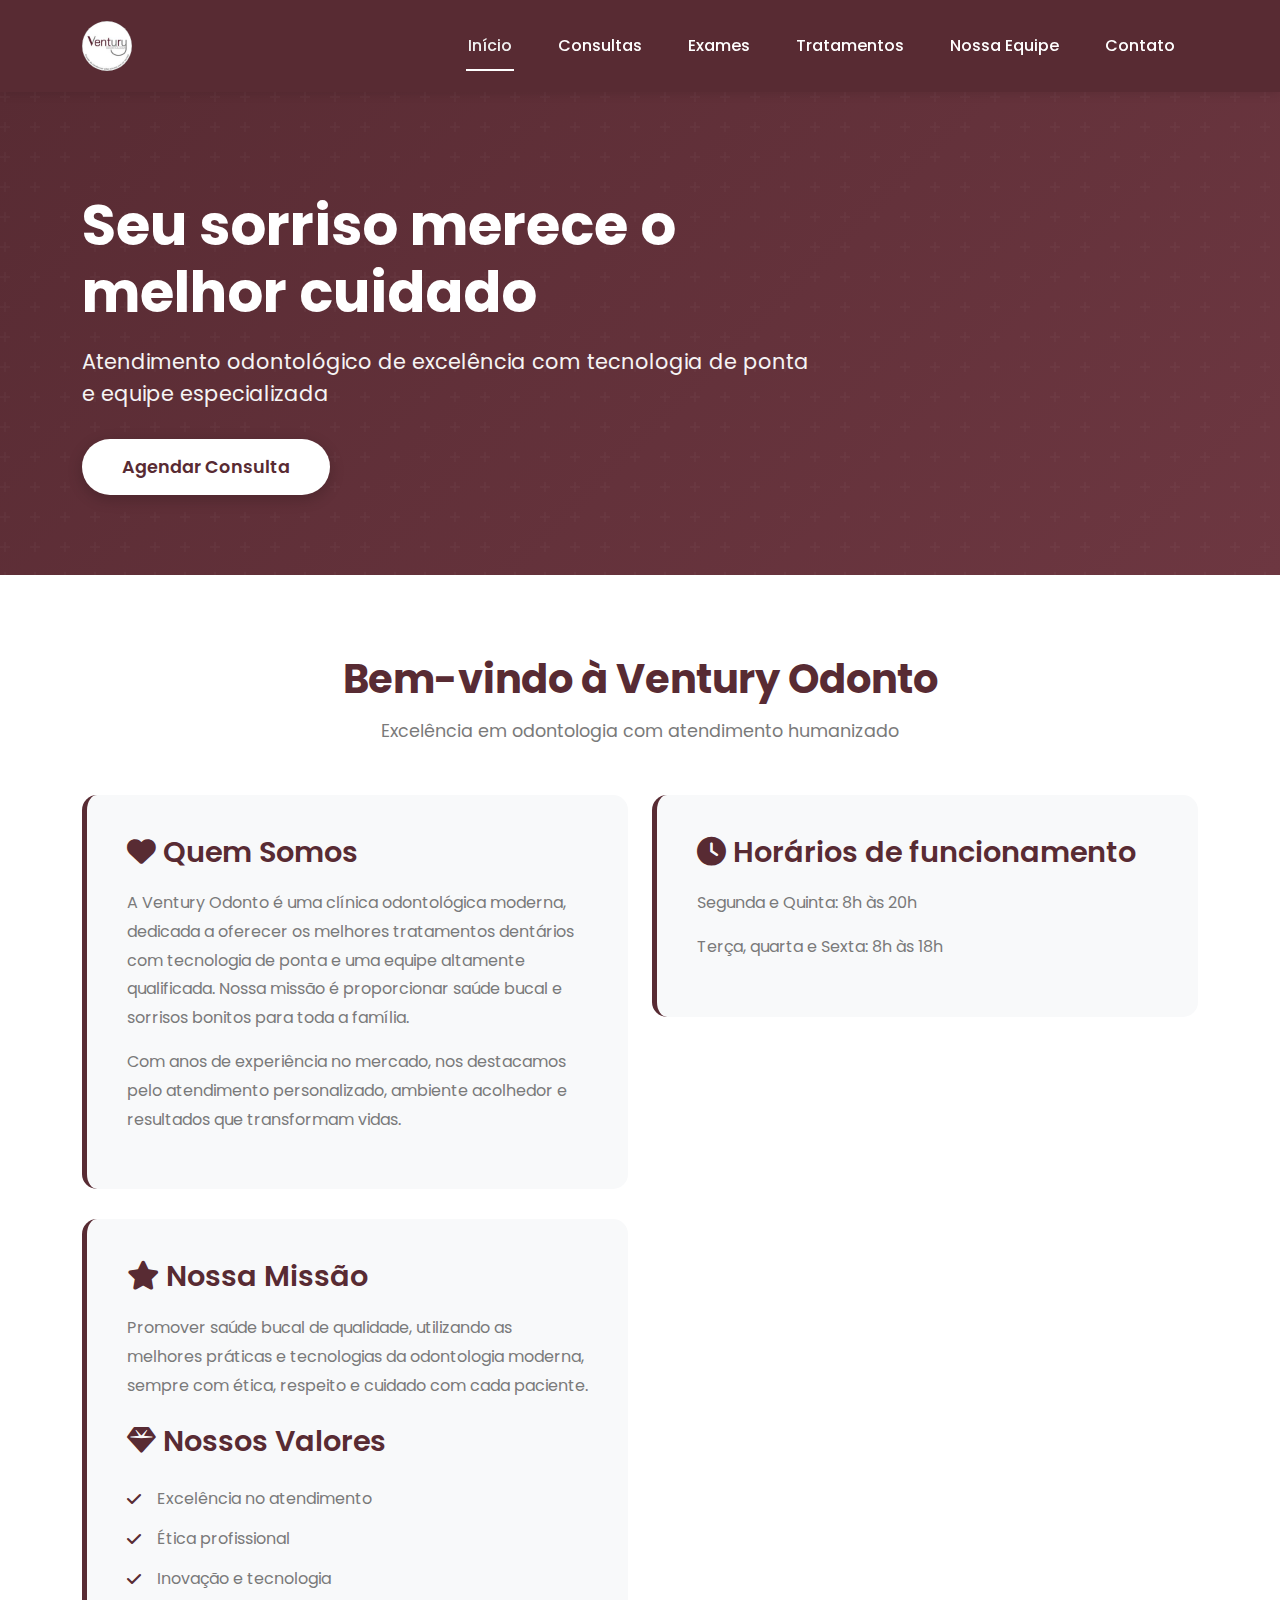
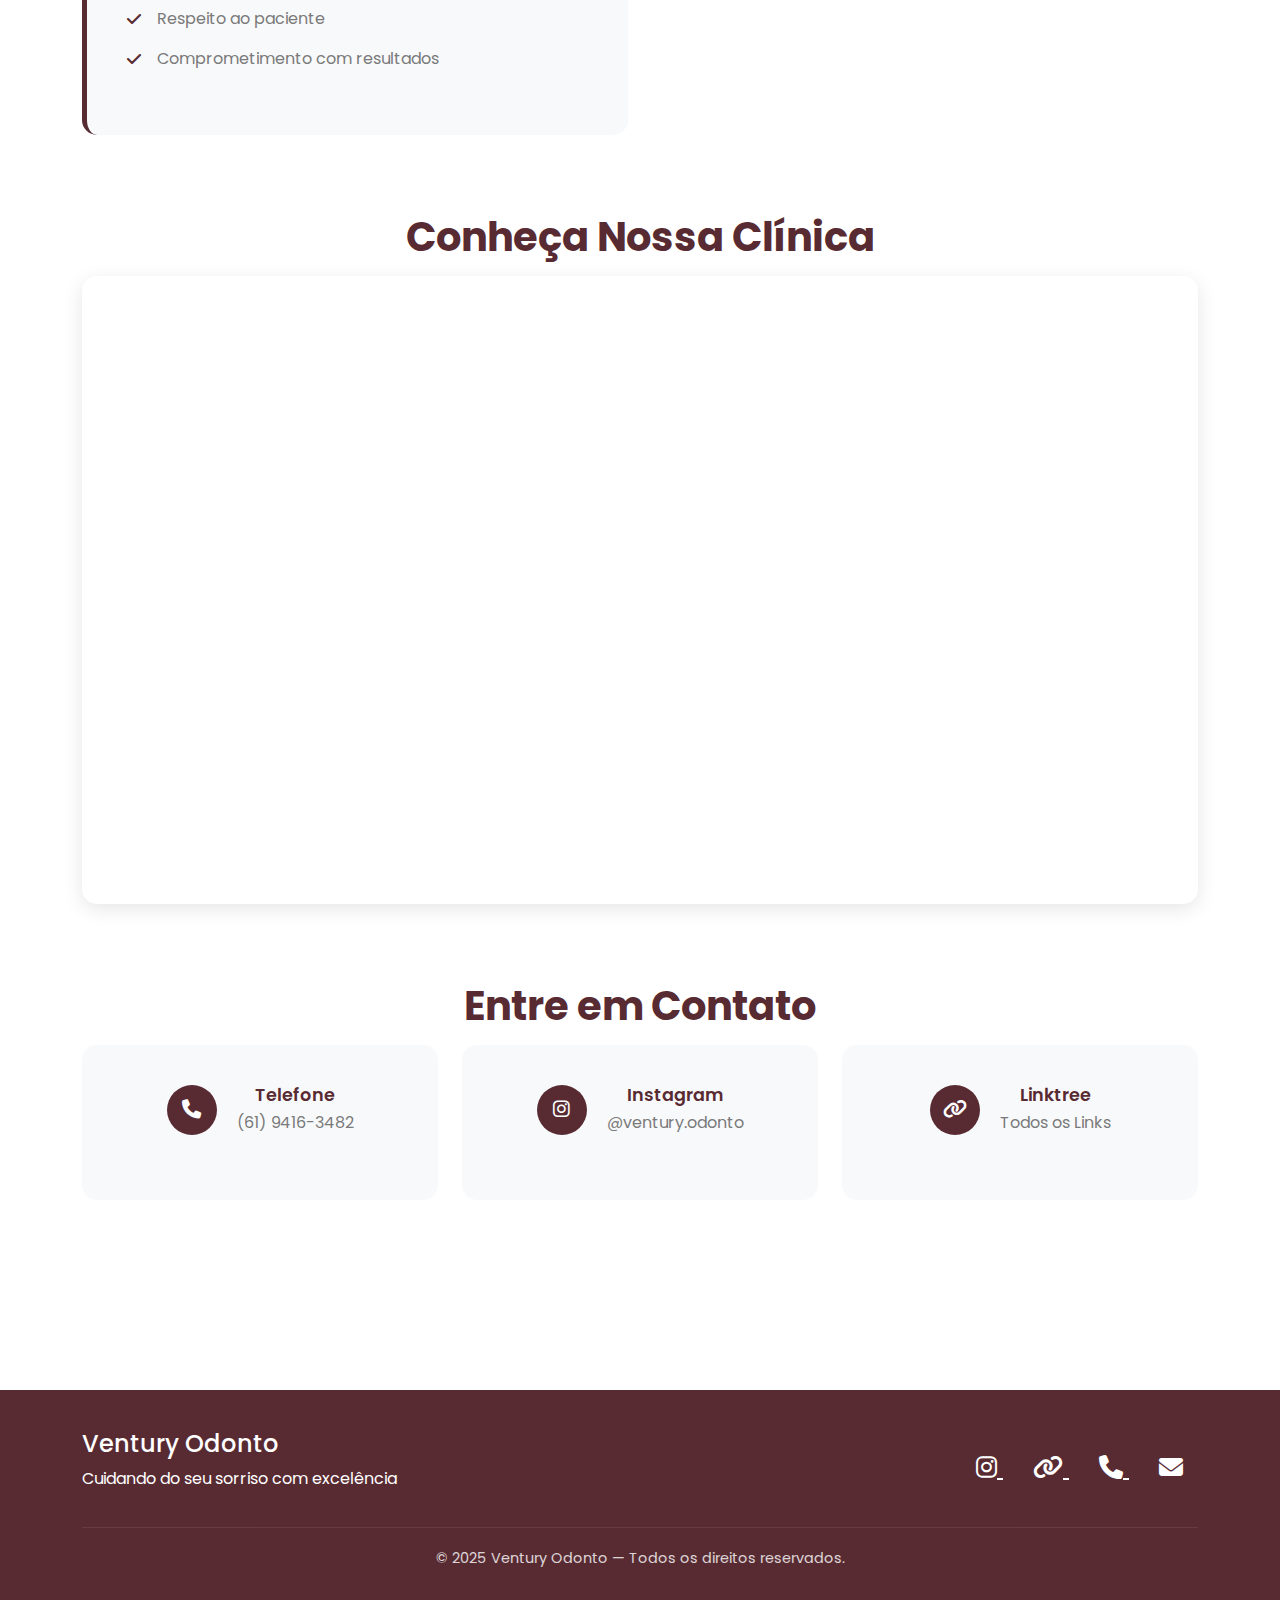
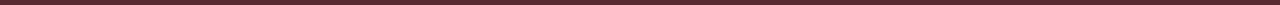
<file: index.html>
<!DOCTYPE html>
<html lang="pt-BR">
<head>
    <meta charset="UTF-8">
    <meta name="viewport" content="width=device-width, initial-scale=1.0">
    <title>Ventury Odonto - Clínica Odontológica</title>
    <link href="https://cdn.jsdelivr.net/npm/bootstrap@5.3.0/dist/css/bootstrap.min.css" rel="stylesheet">
    <link rel="stylesheet" href="https://cdnjs.cloudflare.com/ajax/libs/font-awesome/6.4.0/css/all.min.css">
    <link href="https://fonts.googleapis.com/css2?family=Poppins:wght@300;400;500;600;700&display=swap" rel="stylesheet">
    <link rel="stylesheet" href="css/style.css">
    <link rel="icon" href="img/logo.png" type="image/png">
</head>
<body>
    <!-- Navigation -->
    <nav class="navbar navbar-expand-lg navbar-dark sticky-top">
        <div class="container">
            <a class="navbar-brand" href="index.html">
                <img src="img/logo.png" alt="Ventury Odonto" style="height: 50px;">
            </a>
            <button class="navbar-toggler" type="button" data-bs-toggle="collapse" data-bs-target="#navbarNav">
                <span class="navbar-toggler-icon"></span>
            </button>
            <div class="collapse navbar-collapse" id="navbarNav">
                <ul class="navbar-nav ms-auto">
                    <li class="nav-item">
                        <a class="nav-link active" href="index.html">Início</a>
                    </li>
                    <li class="nav-item">
                        <a class="nav-link" href="consultas.html">Consultas</a>
                    </li>
                    <li class="nav-item">
                        <a class="nav-link" href="exames.html">Exames</a>
                    </li>
                    <li class="nav-item">
                        <a class="nav-link" href="tratamentos.html">Tratamentos</a>
                    </li>
                    <li class="nav-item">
                        <a class="nav-link" href="equipe.html">Nossa Equipe</a>
                    </li>
                    <li class="nav-item">
                        <a class="nav-link" href="contato.html">Contato</a>
                    </li>
                </ul>
            </div>
        </div>
    </nav>

    <!-- Hero Section -->
    <section class="hero">
        <div class="container">
            <div class="row align-items-center">
                <div class="col-lg-8 hero-content">
                    <h1>Seu sorriso merece o melhor cuidado</h1>
                    <p>Atendimento odontológico de excelência com tecnologia de ponta e equipe especializada</p>
                    <a href="contato.html" class="btn btn-primary-custom">Agendar Consulta</a>
                </div>
            </div>
        </div>
    </section>

    <!-- About Section -->
    <section>
        <div class="container">
            <h2 class="section-title">Bem-vindo à Ventury Odonto</h2>
            <p class="section-subtitle">Excelência em odontologia com atendimento humanizado</p>
            
            <div class="row">
                <div class="col-lg-6">
                    <div class="info-card">
                        <h3><i class="fas fa-heart"></i> Quem Somos</h3>
                        <p>A Ventury Odonto é uma clínica odontológica moderna, dedicada a oferecer os melhores tratamentos dentários com tecnologia de ponta e uma equipe altamente qualificada. Nossa missão é proporcionar saúde bucal e sorrisos bonitos para toda a família.</p>
                        <p>Com anos de experiência no mercado, nos destacamos pelo atendimento personalizado, ambiente acolhedor e resultados que transformam vidas.</p>
                    </div>
                </div>
                <div class="col-lg-6">
                    <div class="info-card">
                        <h3><i class="fas fa-clock"></i> Horários de funcionamento</h3>
                        <p>Segunda e Quinta: 8h às 20h</p>
                        <p>Terça, quarta e Sexta: 8h às 18h</p>
                    </div>
                </div>
                <div class="col-lg-6">
                    <div class="info-card">
                        <h3><i class="fas fa-star"></i> Nossa Missão</h3>
                        <p>Promover saúde bucal de qualidade, utilizando as melhores práticas e tecnologias da odontologia moderna, sempre com ética, respeito e cuidado com cada paciente.</p>
                        
                        <h3 class="mt-4"><i class="fas fa-gem"></i> Nossos Valores</h3>
                        <ul>
                            <li>Excelência no atendimento</li>
                            <li>Ética profissional</li>
                            <li>Inovação e tecnologia</li>
                            <li>Respeito ao paciente</li>
                            <li>Comprometimento com resultados</li>
                        </ul>
                    </div>
                </div>
            </div>

            <!-- Video Section -->
            <div class="row mt-5">
                <div class="col-lg-12">
                    <h3 class="section-title">Conheça Nossa Clínica</h3>
                    <div class="video-container">
                        <iframe width="560" height="315" src="https://www.youtube.com/embed/_-Nl35QGQOE?si=30ps1AjBxmRjzfft" title="YouTube video player" frameborder="0" allow="accelerometer; autoplay; clipboard-write; encrypted-media; gyroscope; picture-in-picture; web-share" referrerpolicy="strict-origin-when-cross-origin" allowfullscreen></iframe>
                    </div>
                </div>
            </div>

            <!-- Contact Info -->
            <div class="row mt-5">
                <div class="col-lg-12">
                    <h3 class="section-title">Entre em Contato</h3>
                    <div class="row">
                        <div class="col-md-4">
                            <div class="contact-info text-center">
                                <div class="contact-item justify-content-center">
                                    <div class="contact-icon">
                                        <i class="fas fa-phone"></i>
                                    </div>
                                    <div class="contact-details">
                                        <h4>Telefone</h4>
                                        <a href="tel:+5561999999999">(61) 9416-3482</a>
                                    </div>
                                </div>
                            </div>
                        </div>
                        <div class="col-md-4">
                            <div class="contact-info text-center">
                                <div class="contact-item justify-content-center">
                                    <div class="contact-icon">
                                        <i class="fab fa-instagram"></i>
                                    </div>
                                    <div class="contact-details">
                                        <h4>Instagram</h4>
                                        <a href="https://www.instagram.com/ventury.odonto/" target="_blank">@ventury.odonto</a>
                                    </div>
                                </div>
                            </div>
                        </div>
                        <div class="col-md-4">
                            <div class="contact-info text-center">
                                <div class="contact-item justify-content-center">
                                    <div class="contact-icon">
                                        <i class="fas fa-link"></i>
                                    </div>
                                    <div class="contact-details">
                                        <h4>Linktree</h4>
                                        <a href="https://linktr.ee/venturyodontologia" target="_blank">Todos os Links</a>
                                    </div>
                                </div>
                            </div>
                        </div>
                    </div>
                </div>
            </div>
        </div>
    </section>

    <!-- Footer -->
    <footer>
        <div class="container">
            <div class="footer-content">
                <div>
                    <h4>Ventury Odonto</h4>
                    <p>Cuidando do seu sorriso com excelência</p>
                </div>
                <div class="footer-social">
                    <a href="https://www.instagram.com/ventury.odonto/" target="_blank" title="Instagram">
                        <i class="fab fa-instagram"></i>
                    </a>
                    <a href="https://linktr.ee/venturyodontologia" target="_blank" title="Linktree">
                        <i class="fas fa-link"></i>
                    </a>
                    <a href="tel:+5561999999999" title="Telefone">
                        <i class="fas fa-phone"></i>
                    </a>
                    <a href="mailto:contato@venturyodonto.com.br" title="E-mail">
                        <i class="fas fa-envelope"></i>
                    </a>
                </div>
            </div>
            <div class="footer-bottom">
                <p>&copy; 2025 Ventury Odonto — Todos os direitos reservados.</p>
            </div>
        </div>
    </footer>

    <script src="https://cdn.jsdelivr.net/npm/bootstrap@5.3.0/dist/js/bootstrap.bundle.min.js"></script>
    <script src="js/script.js"></script>
</body>
</html>
</file>
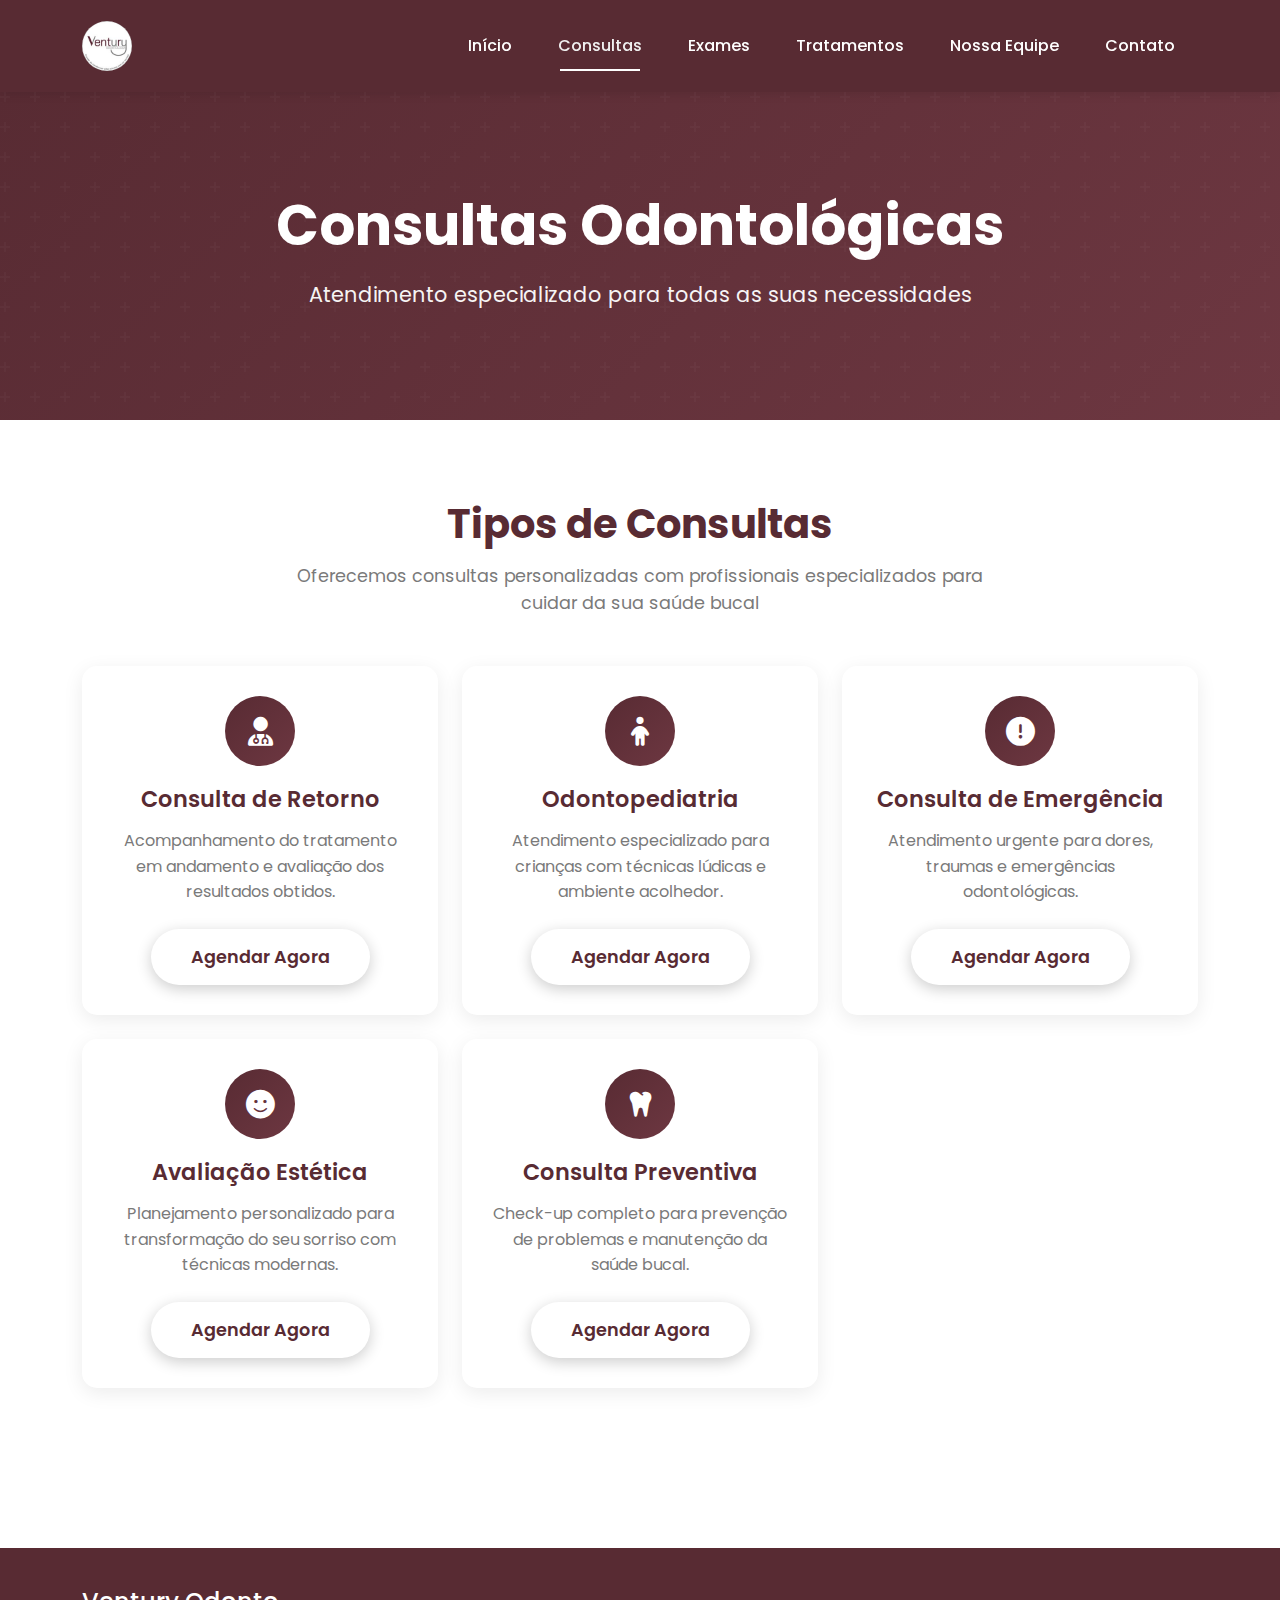
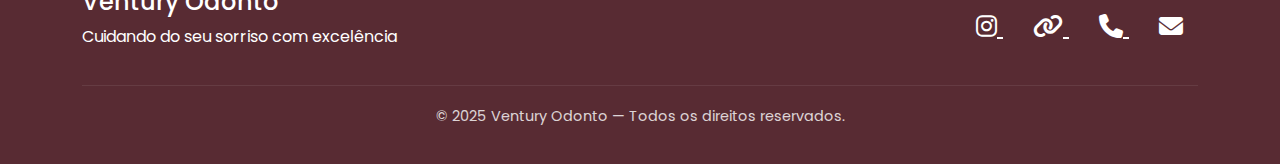
<file: consultas.html>
<!DOCTYPE html>
<html lang="pt-BR">
<head>
    <meta charset="UTF-8">
    <meta name="viewport" content="width=device-width, initial-scale=1.0">
    <title>Consultas - Ventury Odonto</title>
    <link href="https://cdn.jsdelivr.net/npm/bootstrap@5.3.0/dist/css/bootstrap.min.css" rel="stylesheet">
    <link rel="stylesheet" href="https://cdnjs.cloudflare.com/ajax/libs/font-awesome/6.4.0/css/all.min.css">
    <link href="https://fonts.googleapis.com/css2?family=Poppins:wght@300;400;500;600;700&display=swap" rel="stylesheet">
    <link rel="stylesheet" href="css/style.css">
    <link rel="icon" href="img/logo.png" type="image/png">
</head>
<body>
    <!-- Navigation -->
    <nav class="navbar navbar-expand-lg navbar-dark sticky-top">
        <div class="container">
            <a class="navbar-brand" href="index.html">
                <img src="img/logo.png" alt="Ventury Odonto" style="height: 50px;">
            </a>
            <button class="navbar-toggler" type="button" data-bs-toggle="collapse" data-bs-target="#navbarNav">
                <span class="navbar-toggler-icon"></span>
            </button>
            <div class="collapse navbar-collapse" id="navbarNav">
                <ul class="navbar-nav ms-auto">
                    <li class="nav-item">
                        <a class="nav-link" href="index.html">Início</a>
                    </li>
                    <li class="nav-item">
                        <a class="nav-link active" href="consultas.html">Consultas</a>
                    </li>
                    <li class="nav-item">
                        <a class="nav-link" href="exames.html">Exames</a>
                    </li>
                    <li class="nav-item">
                        <a class="nav-link" href="tratamentos.html">Tratamentos</a>
                    </li>
                    <li class="nav-item">
                        <a class="nav-link" href="equipe.html">Nossa Equipe</a>
                    </li>
                    <li class="nav-item">
                        <a class="nav-link" href="contato.html">Contato</a>
                    </li>
                </ul>
            </div>
        </div>
    </nav>

    <!-- Hero Section -->
    <section class="hero">
        <div class="container">
            <div class="hero-content text-center">
                <h1>Consultas Odontológicas</h1>
                <p>Atendimento especializado para todas as suas necessidades</p>
            </div>
        </div>
    </section>

    <!-- Consultas Section -->
    <section>
        <div class="container">
            <h2 class="section-title">Tipos de Consultas</h2>
            <p class="section-subtitle">Oferecemos consultas personalizadas com profissionais especializados para cuidar da sua saúde bucal</p>
            
            <div class="row g-4">
                <div class="col-md-6 col-lg-4">
                    <div class="card card-custom">
                        <div class="card-body">
                            <div class="card-icon">
                                <i class="fas fa-user-md"></i>
                            </div>
                            <h3 class="card-title">Consulta de Retorno</h3>
                            <p class="card-text">Acompanhamento do tratamento em andamento e avaliação dos resultados obtidos.</p>
                            <div class="text-center mt-4">
                                <a href="contato.html" class="btn btn-primary-custom">Agendar Agora</a>
                            </div>
                        </div>
                    </div>
                </div>
                <div class="col-md-6 col-lg-4">
                    <div class="card card-custom">
                        <div class="card-body">
                            <div class="card-icon">
                                <i class="fas fa-child"></i>
                            </div>
                            <h3 class="card-title">Odontopediatria</h3>
                            <p class="card-text">Atendimento especializado para crianças com técnicas lúdicas e ambiente acolhedor.</p>
                            <div class="text-center mt-4">
                                <a href="contato.html" class="btn btn-primary-custom">Agendar Agora</a>
                            </div>
                        </div>
                    </div>
                </div>
                <div class="col-md-6 col-lg-4">
                    <div class="card card-custom">
                        <div class="card-body">
                            <div class="card-icon">
                                <i class="fas fa-exclamation-circle"></i>
                            </div>
                            <h3 class="card-title">Consulta de Emergência</h3>
                            <p class="card-text">Atendimento urgente para dores, traumas e emergências odontológicas.</p>
                            <div class="text-center mt-4">
                                <a href="contato.html" class="btn btn-primary-custom">Agendar Agora</a>
                            </div>
                        </div>
                    </div>
                </div>
                <div class="col-md-6 col-lg-4">
                    <div class="card card-custom">
                        <div class="card-body">
                            <div class="card-icon">
                                <i class="fas fa-smile"></i>
                            </div>
                            <h3 class="card-title">Avaliação Estética</h3>
                            <p class="card-text">Planejamento personalizado para transformação do seu sorriso com técnicas modernas.</p>
                            <div class="text-center mt-4">
                                <a href="contato.html" class="btn btn-primary-custom">Agendar Agora</a>
                            </div>
                        </div>
                    </div>
                </div>
                <div class="col-md-6 col-lg-4">
                    <div class="card card-custom">
                        <div class="card-body">
                            <div class="card-icon">
                                <i class="fas fa-tooth"></i>
                            </div>
                            <h3 class="card-title">Consulta Preventiva</h3>
                            <p class="card-text">Check-up completo para prevenção de problemas e manutenção da saúde bucal.</p>
                            <div class="text-center mt-4">
                                <a href="contato.html" class="btn btn-primary-custom">Agendar Agora</a>
                            </div>
                        </div>
                    </div>
                </div>
            </div>
        </div>
    </section>

    <!-- Footer -->
    <footer>
        <div class="container">
            <div class="footer-content">
                <div>
                    <h4>Ventury Odonto</h4>
                    <p>Cuidando do seu sorriso com excelência</p>
                </div>
                <div class="footer-social">
                    <a href="https://www.instagram.com/ventury.odonto/" target="_blank" title="Instagram">
                        <i class="fab fa-instagram"></i>
                    </a>
                    <a href="https://linktr.ee/venturyodontologia" target="_blank" title="Linktree">
                        <i class="fas fa-link"></i>
                    </a>
                    <a href="tel:+5561999999999" title="Telefone">
                        <i class="fas fa-phone"></i>
                    </a>
                    <a href="mailto:contato@venturyodonto.com.br" title="E-mail">
                        <i class="fas fa-envelope"></i>
                    </a>
                </div>
            </div>
            <div class="footer-bottom">
                <p>&copy; 2025 Ventury Odonto — Todos os direitos reservados.</p>
            </div>
        </div>
    </footer>

    <script src="https://cdn.jsdelivr.net/npm/bootstrap@5.3.0/dist/js/bootstrap.bundle.min.js"></script>
    <script src="js/script.js"></script>
</body>
</file>
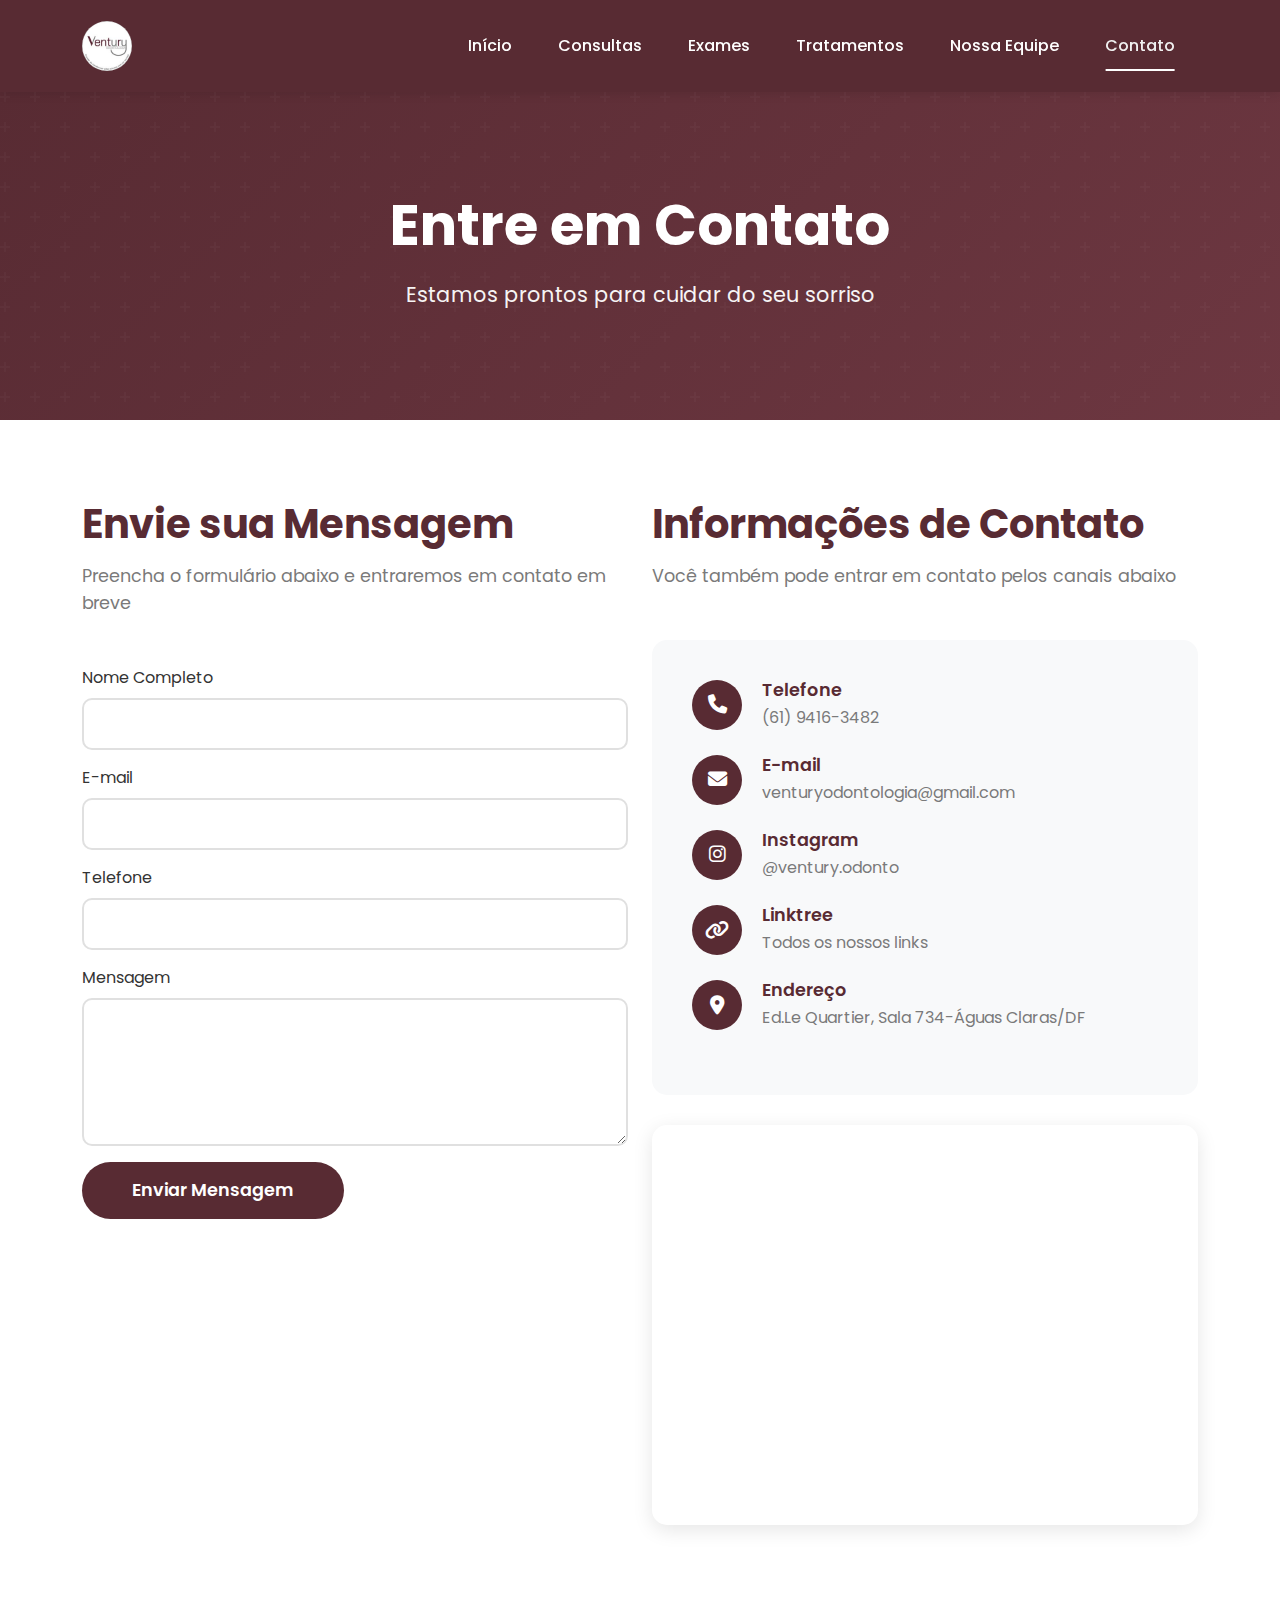
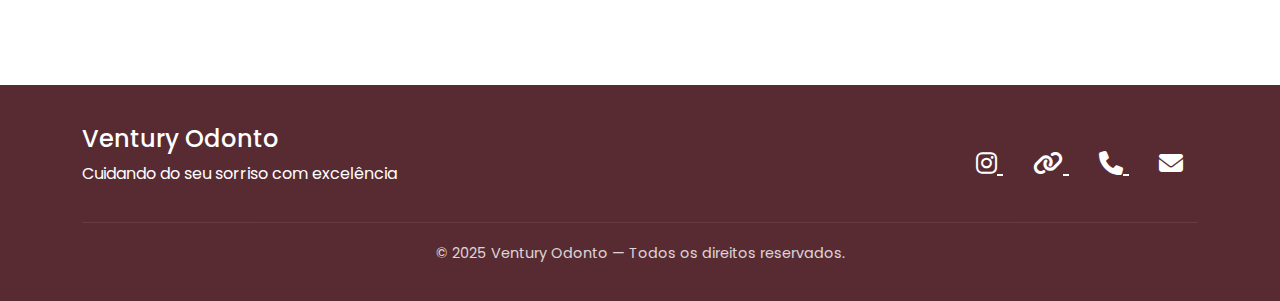
<file: contato.html>
<!DOCTYPE html>
<html lang="pt-BR">
<head>
    <meta charset="UTF-8">
    <meta name="viewport" content="width=device-width, initial-scale=1.0">
    <title>Contato - Ventury Odonto</title>
    <link href="https://cdn.jsdelivr.net/npm/bootstrap@5.3.0/dist/css/bootstrap.min.css" rel="stylesheet">
    <link rel="stylesheet" href="https://cdnjs.cloudflare.com/ajax/libs/font-awesome/6.4.0/css/all.min.css">
    <link href="https://fonts.googleapis.com/css2?family=Poppins:wght@300;400;500;600;700&display=swap" rel="stylesheet">
    <link rel="stylesheet" href="css/style.css">
    <link rel="icon" href="img/logo.png" type="image/png">
</head>
<body>
    <!-- Navigation -->
    <nav class="navbar navbar-expand-lg navbar-dark sticky-top">
        <div class="container">
            <a class="navbar-brand" href="index.html">
                <img src="img/logo.png" alt="Ventury Odonto" style="height: 50px;">
            </a>
            <button class="navbar-toggler" type="button" data-bs-toggle="collapse" data-bs-target="#navbarNav">
                <span class="navbar-toggler-icon"></span>
            </button>
            <div class="collapse navbar-collapse" id="navbarNav">
                <ul class="navbar-nav ms-auto">
                    <li class="nav-item">
                        <a class="nav-link" href="index.html">Início</a>
                    </li>
                    <li class="nav-item">
                        <a class="nav-link" href="consultas.html">Consultas</a>
                    </li>
                    <li class="nav-item">
                        <a class="nav-link" href="exames.html">Exames</a>
                    </li>
                    <li class="nav-item">
                        <a class="nav-link" href="tratamentos.html">Tratamentos</a>
                    </li>
                    <li class="nav-item">
                        <a class="nav-link" href="equipe.html">Nossa Equipe</a>
                    </li>
                    <li class="nav-item">
                        <a class="nav-link active" href="contato.html">Contato</a>
                    </li>
                </ul>
            </div>
        </div>
    </nav>

    <!-- Hero Section -->
    <section class="hero">
        <div class="container">
            <div class="hero-content text-center">
                <h1>Entre em Contato</h1>
                <p>Estamos prontos para cuidar do seu sorriso</p>
            </div>
        </div>
    </section>

    <!-- Contact Section -->
    <section>
        <div class="container">
            <div class="row g-4">
                <div class="col-lg-6">
                    <h2 class="section-title text-start">Envie sua Mensagem</h2>
                    <p class="section-subtitle text-start">Preencha o formulário abaixo e entraremos em contato em breve</p>
                    
                    <form id="contactForm">
                        <div class="mb-3">
                            <label for="nome" class="form-label">Nome Completo</label>
                            <input type="text" class="form-control" id="nome" required>
                        </div>
                        <div class="mb-3">
                            <label for="email" class="form-label">E-mail</label>
                            <input type="email" class="form-control" id="email" required>
                        </div>
                        <div class="mb-3">
                            <label for="telefone" class="form-label">Telefone</label>
                            <input type="tel" class="form-control" id="telefone" required>
                        </div>
                        <div class="mb-3">
                            <label for="mensagem" class="form-label">Mensagem</label>
                            <textarea class="form-control" id="mensagem" rows="5" required></textarea>
                        </div>
                        <button type="submit" class="btn btn-submit">Enviar Mensagem</button>
                    </form>
                </div>
                
                <div class="col-lg-6">
                    <h2 class="section-title text-start">Informações de Contato</h2>
                    <p class="section-subtitle text-start">Você também pode entrar em contato pelos canais abaixo</p>
                    
                    <div class="contact-info">
                        <div class="contact-item">
                            <div class="contact-icon">
                                <i class="fas fa-phone"></i>
                            </div>
                            <div class="contact-details">
                                <h4>Telefone</h4>
                                <a href="tel:+5561999999999">(61) 9416-3482</a>
                            </div>
                        </div>
                        
                        <div class="contact-item">
                            <div class="contact-icon">
                                <i class="fas fa-envelope"></i>
                            </div>
                            <div class="contact-details">
                                <h4>E-mail</h4>
                                <a href="mailto:contato@venturyodonto.com.br">venturyodontologia@gmail.com</a>
                            </div>
                        </div>
                        
                        <div class="contact-item">
                            <div class="contact-icon">
                                <i class="fab fa-instagram"></i>
                            </div>
                            <div class="contact-details">
                                <h4>Instagram</h4>
                                <a href="https://www.instagram.com/ventury.odonto/" target="_blank">@ventury.odonto</a>
                            </div>
                        </div>
                        
                        <div class="contact-item">
                            <div class="contact-icon">
                                <i class="fas fa-link"></i>
                            </div>
                            <div class="contact-details">
                                <h4>Linktree</h4>
                                <a href="https://linktr.ee/venturyodontologia" target="_blank">Todos os nossos links</a>
                            </div>
                        </div>
                        
                        <div class="contact-item">
                            <div class="contact-icon">
                                <i class="fas fa-map-marker-alt"></i>
                            </div>
                            <div class="contact-details">
                                <h4>Endereço</h4>
                                <p>Ed.Le Quartier, Sala 734-Águas Claras/DF</p>
                            </div>
                        </div>
                    </div>
                    
                    <div class="map-container mt-4">
                        <iframe src="https://www.google.com/maps/embed?pb=!1m14!1m8!1m3!1d3863.2939684671073!2d-48.027276!3d-15.840559!3m2!1i1024!2i768!4f13.1!3m3!1m2!1s0x935a331ac438e3c1%3A0x7ee0961c13be1954!2sVentury%20Odontologia%20%7C%20Dentista%20em%20%C3%81guas%20Claras!5e1!3m2!1spt-BR!2sus!4v1761171228179!5m2!1spt-BR!2sus" allowfullscreen="" loading="lazy"></iframe>
                    </div>
                </div>
            </div>
        </div>
    </section>

    <!-- Footer -->
    <footer>
        <div class="container">
            <div class="footer-content">
                <div>
                    <h4>Ventury Odonto</h4>
                    <p>Cuidando do seu sorriso com excelência</p>
                </div>
                <div class="footer-social">
                    <a href="https://www.instagram.com/ventury.odonto/" target="_blank" title="Instagram">
                        <i class="fab fa-instagram"></i>
                    </a>
                    <a href="https://linktr.ee/venturyodontologia" target="_blank" title="Linktree">
                        <i class="fas fa-link"></i>
                    </a>
                    <a href="tel:+5561999999999" title="Telefone">
                        <i class="fas fa-phone"></i>
                    </a>
                    <a href="mailto:contato@venturyodonto.com.br" title="E-mail">
                        <i class="fas fa-envelope"></i>
                    </a>
                </div>
            </div>
            <div class="footer-bottom">
                <p>&copy; 2025 Ventury Odonto — Todos os direitos reservados.</p>
            </div>
        </div>
    </footer>

    <script src="https://cdn.jsdelivr.net/npm/bootstrap@5.3.0/dist/js/bootstrap.bundle.min.js"></script>
    <script src="js/script.js"></script>
</body>
</html>
</file>
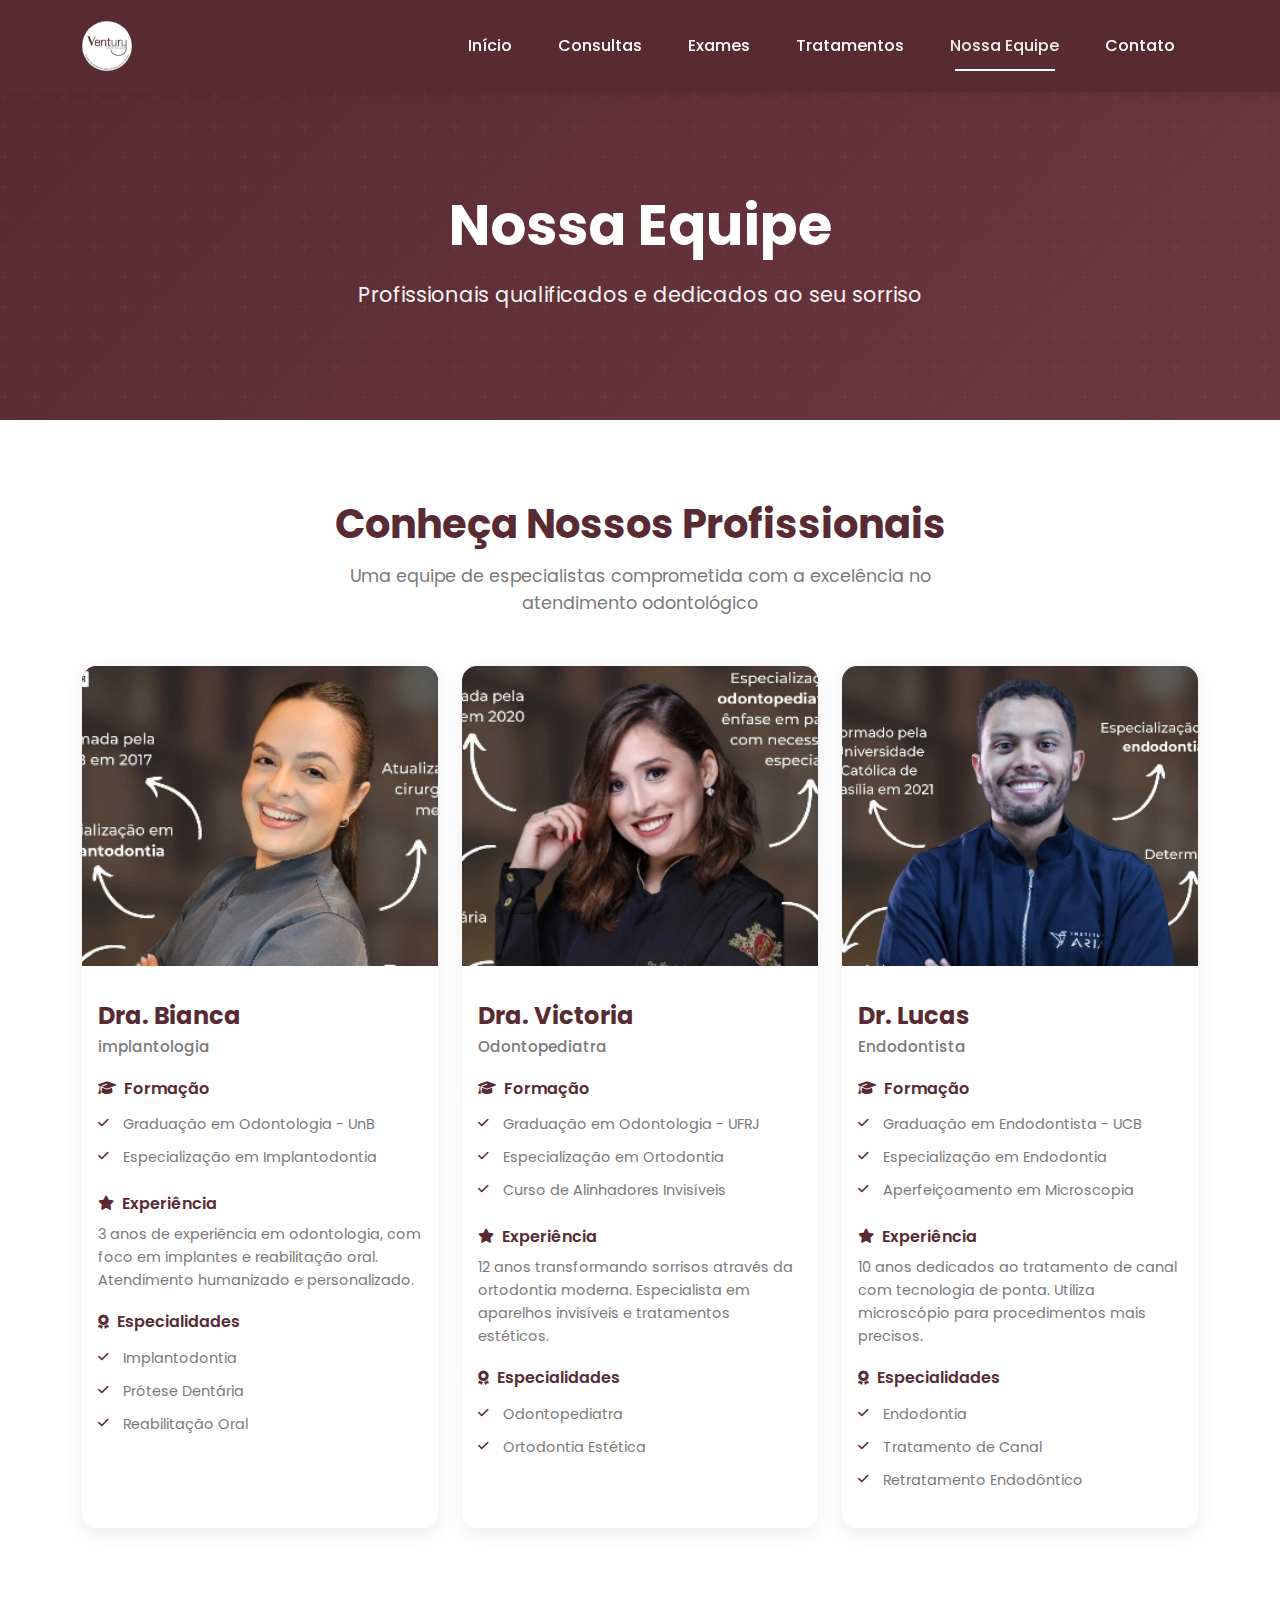
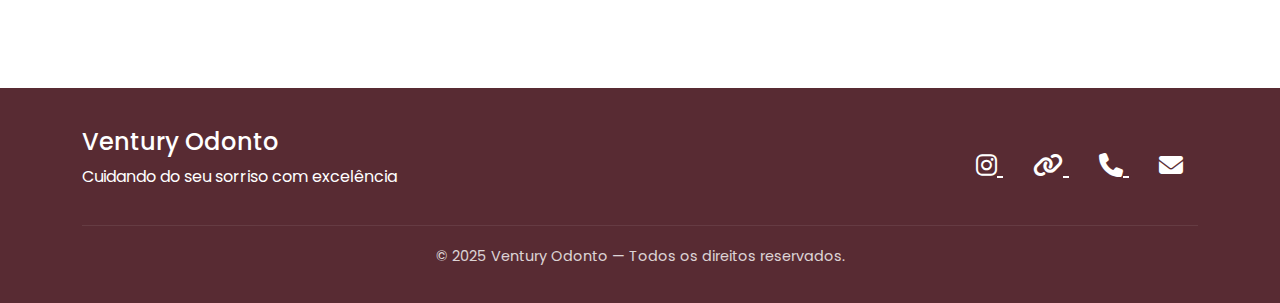
<file: equipe.html>
<!DOCTYPE html>
<html lang="pt-BR">
<head>
    <meta charset="UTF-8">
    <meta name="viewport" content="width=device-width, initial-scale=1.0">
    <title>Nossa Equipe - Ventury Odonto</title>
    <link href="https://cdn.jsdelivr.net/npm/bootstrap@5.3.0/dist/css/bootstrap.min.css" rel="stylesheet">
    <link rel="stylesheet" href="https://cdnjs.cloudflare.com/ajax/libs/font-awesome/6.4.0/css/all.min.css">
    <link href="https://fonts.googleapis.com/css2?family=Poppins:wght@300;400;500;600;700&display=swap" rel="stylesheet">
    <link rel="stylesheet" href="css/style.css">
    <link rel="icon" href="img/logo.png" type="image/png">
</head>
<body>
    <!-- Navigation -->
    <nav class="navbar navbar-expand-lg navbar-dark sticky-top">
        <div class="container">
            <a class="navbar-brand" href="index.html">
                <img src="img/logo.png" alt="Ventury Odonto" style="height: 50px;">
            </a>
            <button class="navbar-toggler" type="button" data-bs-toggle="collapse" data-bs-target="#navbarNav">
                <span class="navbar-toggler-icon"></span>
            </button>
            <div class="collapse navbar-collapse" id="navbarNav">
                <ul class="navbar-nav ms-auto">
                    <li class="nav-item">
                        <a class="nav-link" href="index.html">Início</a>
                    </li>
                    <li class="nav-item">
                        <a class="nav-link" href="consultas.html">Consultas</a>
                    </li>
                    <li class="nav-item">
                        <a class="nav-link" href="exames.html">Exames</a>
                    </li>
                    <li class="nav-item">
                        <a class="nav-link" href="tratamentos.html">Tratamentos</a>
                    </li>
                    <li class="nav-item">
                        <a class="nav-link active" href="equipe.html">Nossa Equipe</a>
                    </li>
                    <li class="nav-item">
                        <a class="nav-link" href="contato.html">Contato</a>
                    </li>
                </ul>
            </div>
        </div>
    </nav>

    <!-- Hero Section -->
    <section class="hero">
        <div class="container">
            <div class="hero-content text-center">
                <h1>Nossa Equipe</h1>
                <p>Profissionais qualificados e dedicados ao seu sorriso</p>
            </div>
        </div>
    </section>

    <!-- Team Section -->
    <section>
        <div class="container">
            <h2 class="section-title">Conheça Nossos Profissionais</h2>
            <p class="section-subtitle">Uma equipe de especialistas comprometida com a excelência no atendimento odontológico</p>
            
            <div class="row g-4">
                <!-- Profissional 1 -->
                <div class="col-md-6 col-lg-4">
                    <div class="card team-card">
                        <div class="team-photo">
                            <img src="img/team/dentista1.png" alt="Dra. Bianca">
                        </div>
                        <div class="card-body">
                            <h3 class="team-name">Dra. Bianca</h3>
                            <p class="team-specialty">implantologia</p>
                            <div class="team-bio">
                                <h5><i class="fas fa-graduation-cap"></i> Formação</h5>
                                <ul>
                                    <li>Graduação em Odontologia - UnB</li>
                                    <li>Especialização em Implantodontia</li>
                                </ul>
                                
                                <h5><i class="fas fa-star"></i> Experiência</h5>
                                <p>3 anos de experiência em odontologia, com foco em implantes e reabilitação oral. Atendimento humanizado e personalizado.</p>
                                
                                <h5><i class="fas fa-award"></i> Especialidades</h5>
                                <ul>
                                    <li>Implantodontia</li>
                                    <li>Prótese Dentária</li>
                                    <li>Reabilitação Oral</li>
                                </ul>
                            </div>
                        </div>
                    </div>
                </div>

                <!-- Profissional 2 -->
                <div class="col-md-6 col-lg-4">
                    <div class="card team-card">
                        <div class="team-photo">
                            <img src="img/team/dentista2.png" alt="Dr. João Santos">
                        </div>
                        <div class="card-body">
                            <h3 class="team-name">Dra. Victoria</h3>
                            <p class="team-specialty">Odontopediatra</p>
                            <div class="team-bio">
                                <h5><i class="fas fa-graduation-cap"></i> Formação</h5>
                                <ul>
                                    <li>Graduação em Odontologia - UFRJ</li>
                                    <li>Especialização em Ortodontia</li>
                                    <li>Curso de Alinhadores Invisíveis</li>
                                </ul>
                                
                                <h5><i class="fas fa-star"></i> Experiência</h5>
                                <p>12 anos transformando sorrisos através da ortodontia moderna. Especialista em aparelhos invisíveis e tratamentos estéticos.</p>
                                
                                <h5><i class="fas fa-award"></i> Especialidades</h5>
                                <ul>
                                    <li>Odontopediatra</li>
                                    <li>Ortodontia Estética</li>
                                </ul>
                            </div>
                        </div>
                    </div>
                </div>

                <!-- Profissional 3 -->
                <div class="col-md-6 col-lg-4">
                    <div class="card team-card">
                        <div class="team-photo">
                            <img src="img/team/dentista3.png" alt="Dra. Ana Costa">
                        </div>
                        <div class="card-body">
                            <h3 class="team-name">Dr. Lucas</h3>
                            <p class="team-specialty">Endodontista</p>
                            <div class="team-bio">
                                <h5><i class="fas fa-graduation-cap"></i> Formação</h5>
                                <ul>
                                    <li>Graduação em Endodontista - UCB</li>
                                    <li>Especialização em Endodontia</li>
                                    <li>Aperfeiçoamento em Microscopia</li>
                                </ul>
                                
                                <h5><i class="fas fa-star"></i> Experiência</h5>
                                <p>10 anos dedicados ao tratamento de canal com tecnologia de ponta. Utiliza microscópio para procedimentos mais precisos.</p>
                                
                                <h5><i class="fas fa-award"></i> Especialidades</h5>
                                <ul>
                                    <li>Endodontia</li>
                                    <li>Tratamento de Canal</li>
                                    <li>Retratamento Endodôntico</li>
                                </ul>
                            </div>
                        </div>
                    </div>
                </div>
            </div>
        </div>
    </section>

    <!-- Footer -->
    <footer>
        <div class="container">
            <div class="footer-content">
                <div>
                    <h4>Ventury Odonto</h4>
                    <p>Cuidando do seu sorriso com excelência</p>
                </div>
                <div class="footer-social">
                    <a href="https://www.instagram.com/ventury.odonto/" target="_blank" title="Instagram">
                        <i class="fab fa-instagram"></i>
                    </a>
                    <a href="https://linktr.ee/venturyodontologia" target="_blank" title="Linktree">
                        <i class="fas fa-link"></i>
                    </a>
                    <a href="tel:+5561999999999" title="Telefone">
                        <i class="fas fa-phone"></i>
                    </a>
                    <a href="mailto:contato@venturyodonto.com.br" title="E-mail">
                        <i class="fas fa-envelope"></i>
                    </a>
                </div>
            </div>
            <div class="footer-bottom">
                <p>&copy; 2025 Ventury Odonto — Todos os direitos reservados.</p>
            </div>
        </div>
    </footer>

    <script src="https://cdn.jsdelivr.net/npm/bootstrap@5.3.0/dist/js/bootstrap.bundle.min.js"></script>
    <script src="js/script.js"></script>
</body>
</html>
</file>
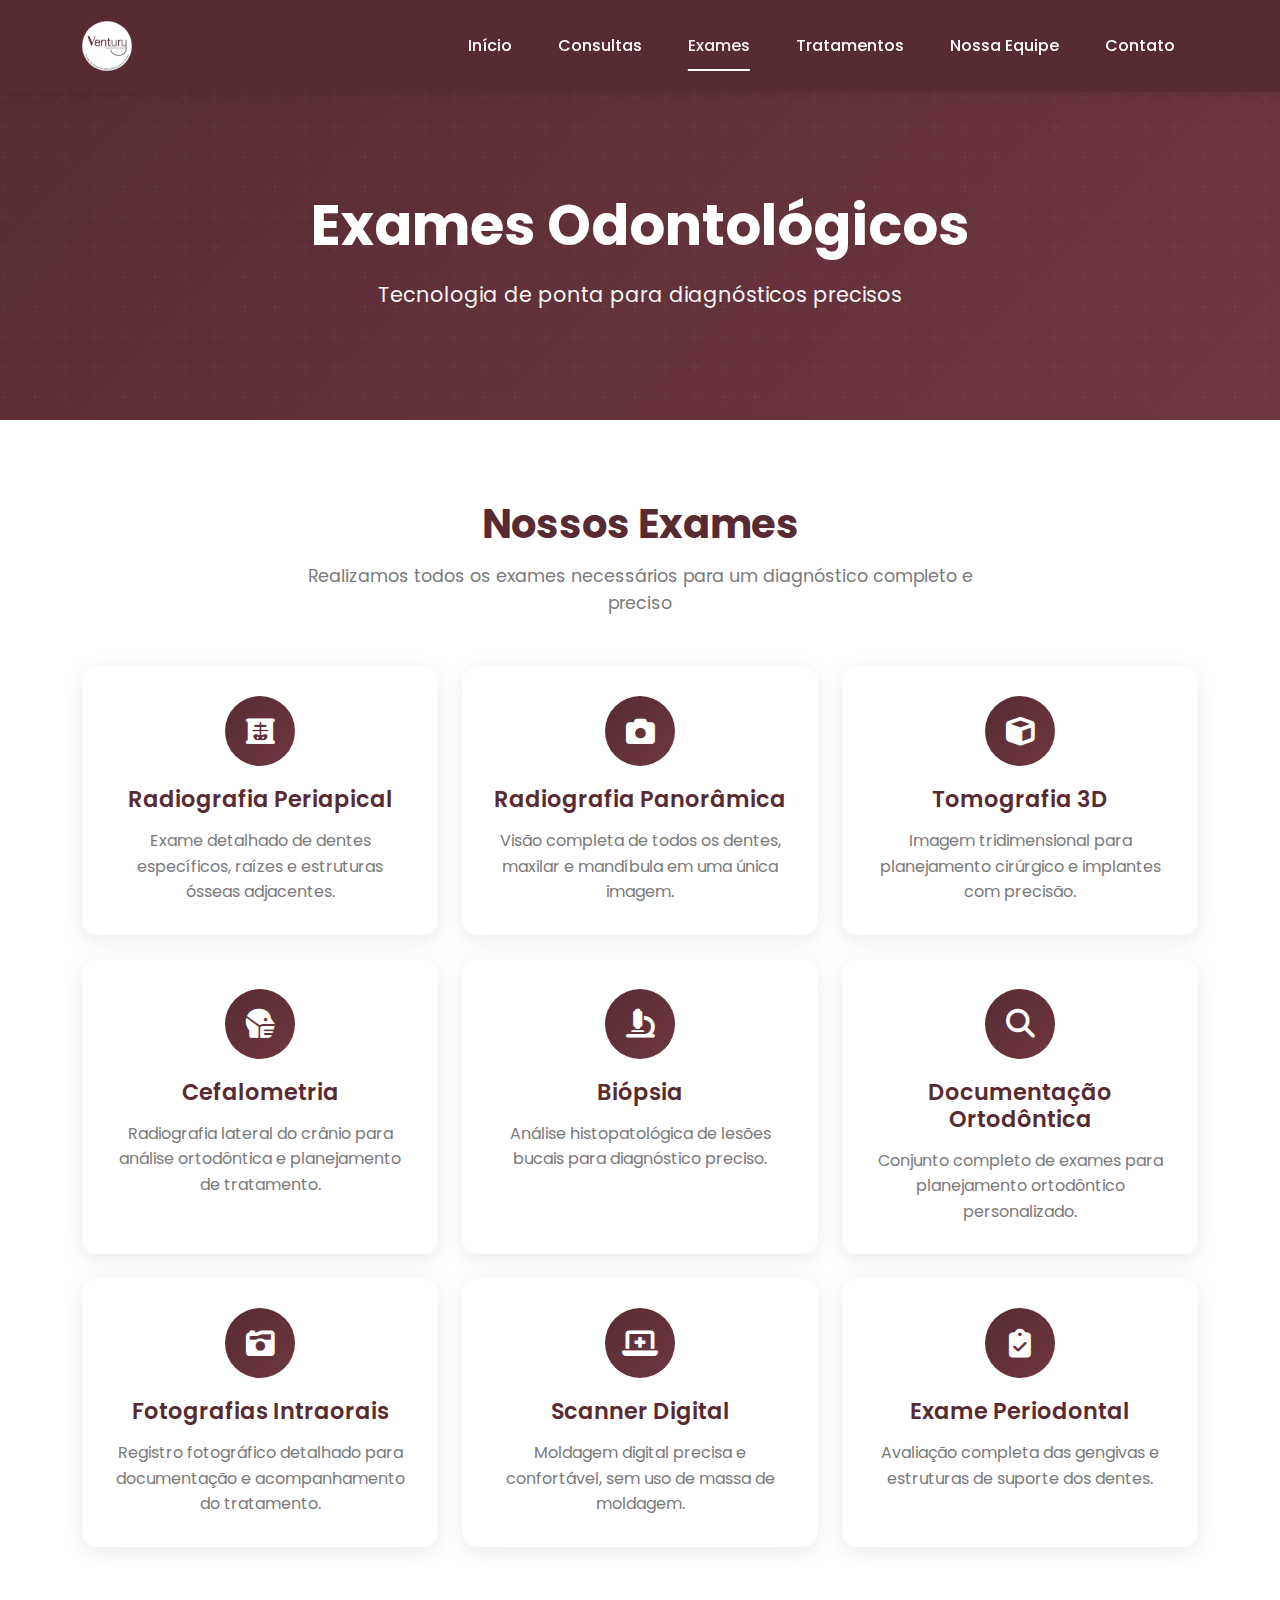
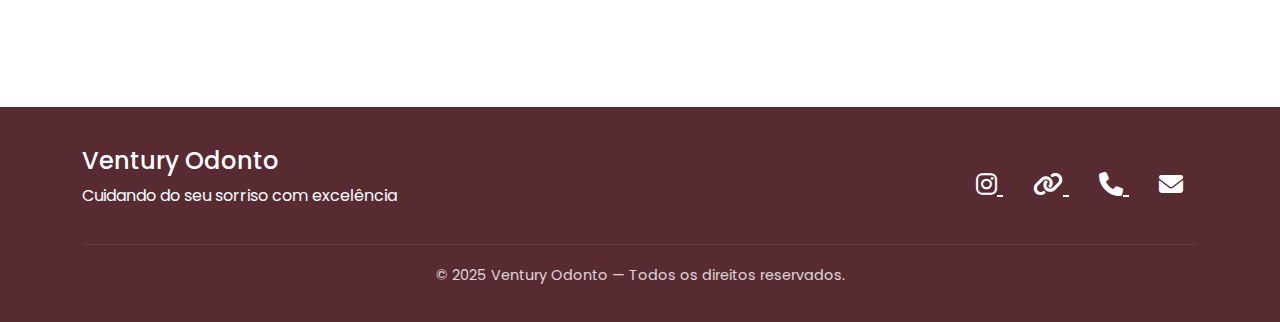
<file: exames.html>
<!DOCTYPE html>
<html lang="pt-BR">
<head>
    <meta charset="UTF-8">
    <meta name="viewport" content="width=device-width, initial-scale=1.0">
    <title>Exames - Ventury Odonto</title>
    <link href="https://cdn.jsdelivr.net/npm/bootstrap@5.3.0/dist/css/bootstrap.min.css" rel="stylesheet">
    <link rel="stylesheet" href="https://cdnjs.cloudflare.com/ajax/libs/font-awesome/6.4.0/css/all.min.css">
    <link href="https://fonts.googleapis.com/css2?family=Poppins:wght@300;400;500;600;700&display=swap" rel="stylesheet">
    <link rel="stylesheet" href="css/style.css">
    <link rel="icon" href="img/logo.png" type="image/png">
</head>
<body>
    <!-- Navigation -->
    <nav class="navbar navbar-expand-lg navbar-dark sticky-top">
        <div class="container">
            <a class="navbar-brand" href="index.html">
                <img src="img/logo.png" alt="Ventury Odonto" style="height: 50px;">
            </a>
            <button class="navbar-toggler" type="button" data-bs-toggle="collapse" data-bs-target="#navbarNav">
                <span class="navbar-toggler-icon"></span>
            </button>
            <div class="collapse navbar-collapse" id="navbarNav">
                <ul class="navbar-nav ms-auto">
                    <li class="nav-item">
                        <a class="nav-link" href="index.html">Início</a>
                    </li>
                    <li class="nav-item">
                        <a class="nav-link" href="consultas.html">Consultas</a>
                    </li>
                    <li class="nav-item">
                        <a class="nav-link active" href="exames.html">Exames</a>
                    </li>
                    <li class="nav-item">
                        <a class="nav-link" href="tratamentos.html">Tratamentos</a>
                    </li>
                    <li class="nav-item">
                        <a class="nav-link" href="equipe.html">Nossa Equipe</a>
                    </li>
                    <li class="nav-item">
                        <a class="nav-link" href="contato.html">Contato</a>
                    </li>
                </ul>
            </div>
        </div>
    </nav>

    <!-- Hero Section -->
    <section class="hero">
        <div class="container">
            <div class="hero-content text-center">
                <h1>Exames Odontológicos</h1>
                <p>Tecnologia de ponta para diagnósticos precisos</p>
            </div>
        </div>
    </section>

    <!-- Exames Section -->
    <section>
        <div class="container">
            <h2 class="section-title">Nossos Exames</h2>
            <p class="section-subtitle">Realizamos todos os exames necessários para um diagnóstico completo e preciso</p>
            
            <div class="row g-4">
                <div class="col-md-6 col-lg-4">
                    <div class="card card-custom">
                        <div class="card-body">
                            <div class="card-icon">
                                <i class="fas fa-x-ray"></i>
                            </div>
                            <h3 class="card-title">Radiografia Periapical</h3>
                            <p class="card-text">Exame detalhado de dentes específicos, raízes e estruturas ósseas adjacentes.</p>
                        </div>
                    </div>
                </div>
                <div class="col-md-6 col-lg-4">
                    <div class="card card-custom">
                        <div class="card-body">
                            <div class="card-icon">
                                <i class="fas fa-camera"></i>
                            </div>
                            <h3 class="card-title">Radiografia Panorâmica</h3>
                            <p class="card-text">Visão completa de todos os dentes, maxilar e mandíbula em uma única imagem.</p>
                        </div>
                    </div>
                </div>
                <div class="col-md-6 col-lg-4">
                    <div class="card card-custom">
                        <div class="card-body">
                            <div class="card-icon">
                                <i class="fas fa-cube"></i>
                            </div>
                            <h3 class="card-title">Tomografia 3D</h3>
                            <p class="card-text">Imagem tridimensional para planejamento cirúrgico e implantes com precisão.</p>
                        </div>
                    </div>
                </div>
                <div class="col-md-6 col-lg-4">
                    <div class="card card-custom">
                        <div class="card-body">
                            <div class="card-icon">
                                <i class="fas fa-head-side-mask"></i>
                            </div>
                            <h3 class="card-title">Cefalometria</h3>
                            <p class="card-text">Radiografia lateral do crânio para análise ortodôntica e planejamento de tratamento.</p>
                        </div>
                    </div>
                </div>
                <div class="col-md-6 col-lg-4">
                    <div class="card card-custom">
                        <div class="card-body">
                            <div class="card-icon">
                                <i class="fas fa-microscope"></i>
                            </div>
                            <h3 class="card-title">Biópsia</h3>
                            <p class="card-text">Análise histopatológica de lesões bucais para diagnóstico preciso.</p>
                        </div>
                    </div>
                </div>
                <div class="col-md-6 col-lg-4">
                    <div class="card card-custom">
                        <div class="card-body">
                            <div class="card-icon">
                                <i class="fas fa-search"></i>
                            </div>
                            <h3 class="card-title">Documentação Ortodôntica</h3>
                            <p class="card-text">Conjunto completo de exames para planejamento ortodôntico personalizado.</p>
                        </div>
                    </div>
                </div>
                <div class="col-md-6 col-lg-4">
                    <div class="card card-custom">
                        <div class="card-body">
                            <div class="card-icon">
                                <i class="fas fa-camera-retro"></i>
                            </div>
                            <h3 class="card-title">Fotografias Intraorais</h3>
                            <p class="card-text">Registro fotográfico detalhado para documentação e acompanhamento do tratamento.</p>
                        </div>
                    </div>
                </div>
                <div class="col-md-6 col-lg-4">
                    <div class="card card-custom">
                        <div class="card-body">
                            <div class="card-icon">
                                <i class="fas fa-laptop-medical"></i>
                            </div>
                            <h3 class="card-title">Scanner Digital</h3>
                            <p class="card-text">Moldagem digital precisa e confortável, sem uso de massa de moldagem.</p>
                        </div>
                    </div>
                </div>
                <div class="col-md-6 col-lg-4">
                    <div class="card card-custom">
                        <div class="card-body">
                            <div class="card-icon">
                                <i class="fas fa-clipboard-check"></i>
                            </div>
                            <h3 class="card-title">Exame Periodontal</h3>
                            <p class="card-text">Avaliação completa das gengivas e estruturas de suporte dos dentes.</p>
                        </div>
                    </div>
                </div>
            </div>
        </div>
    </section>

    <!-- Footer -->
    <footer>
        <div class="container">
            <div class="footer-content">
                <div>
                    <h4>Ventury Odonto</h4>
                    <p>Cuidando do seu sorriso com excelência</p>
                </div>
                <div class="footer-social">
                    <a href="https://www.instagram.com/ventury.odonto/" target="_blank" title="Instagram">
                        <i class="fab fa-instagram"></i>
                    </a>
                    <a href="https://linktr.ee/venturyodontologia" target="_blank" title="Linktree">
                        <i class="fas fa-link"></i>
                    </a>
                    <a href="tel:+5561999999999" title="Telefone">
                        <i class="fas fa-phone"></i>
                    </a>
                    <a href="mailto:contato@venturyodonto.com.br" title="E-mail">
                        <i class="fas fa-envelope"></i>
                    </a>
                </div>
            </div>
            <div class="footer-bottom">
                <p>&copy; 2025 Ventury Odonto — Todos os direitos reservados.</p>
            </div>
        </div>
    </footer>

    <script src="https://cdn.jsdelivr.net/npm/bootstrap@5.3.0/dist/js/bootstrap.bundle.min.js"></script>
    <script src="js/script.js"></script>
</body>
</html>
</file>
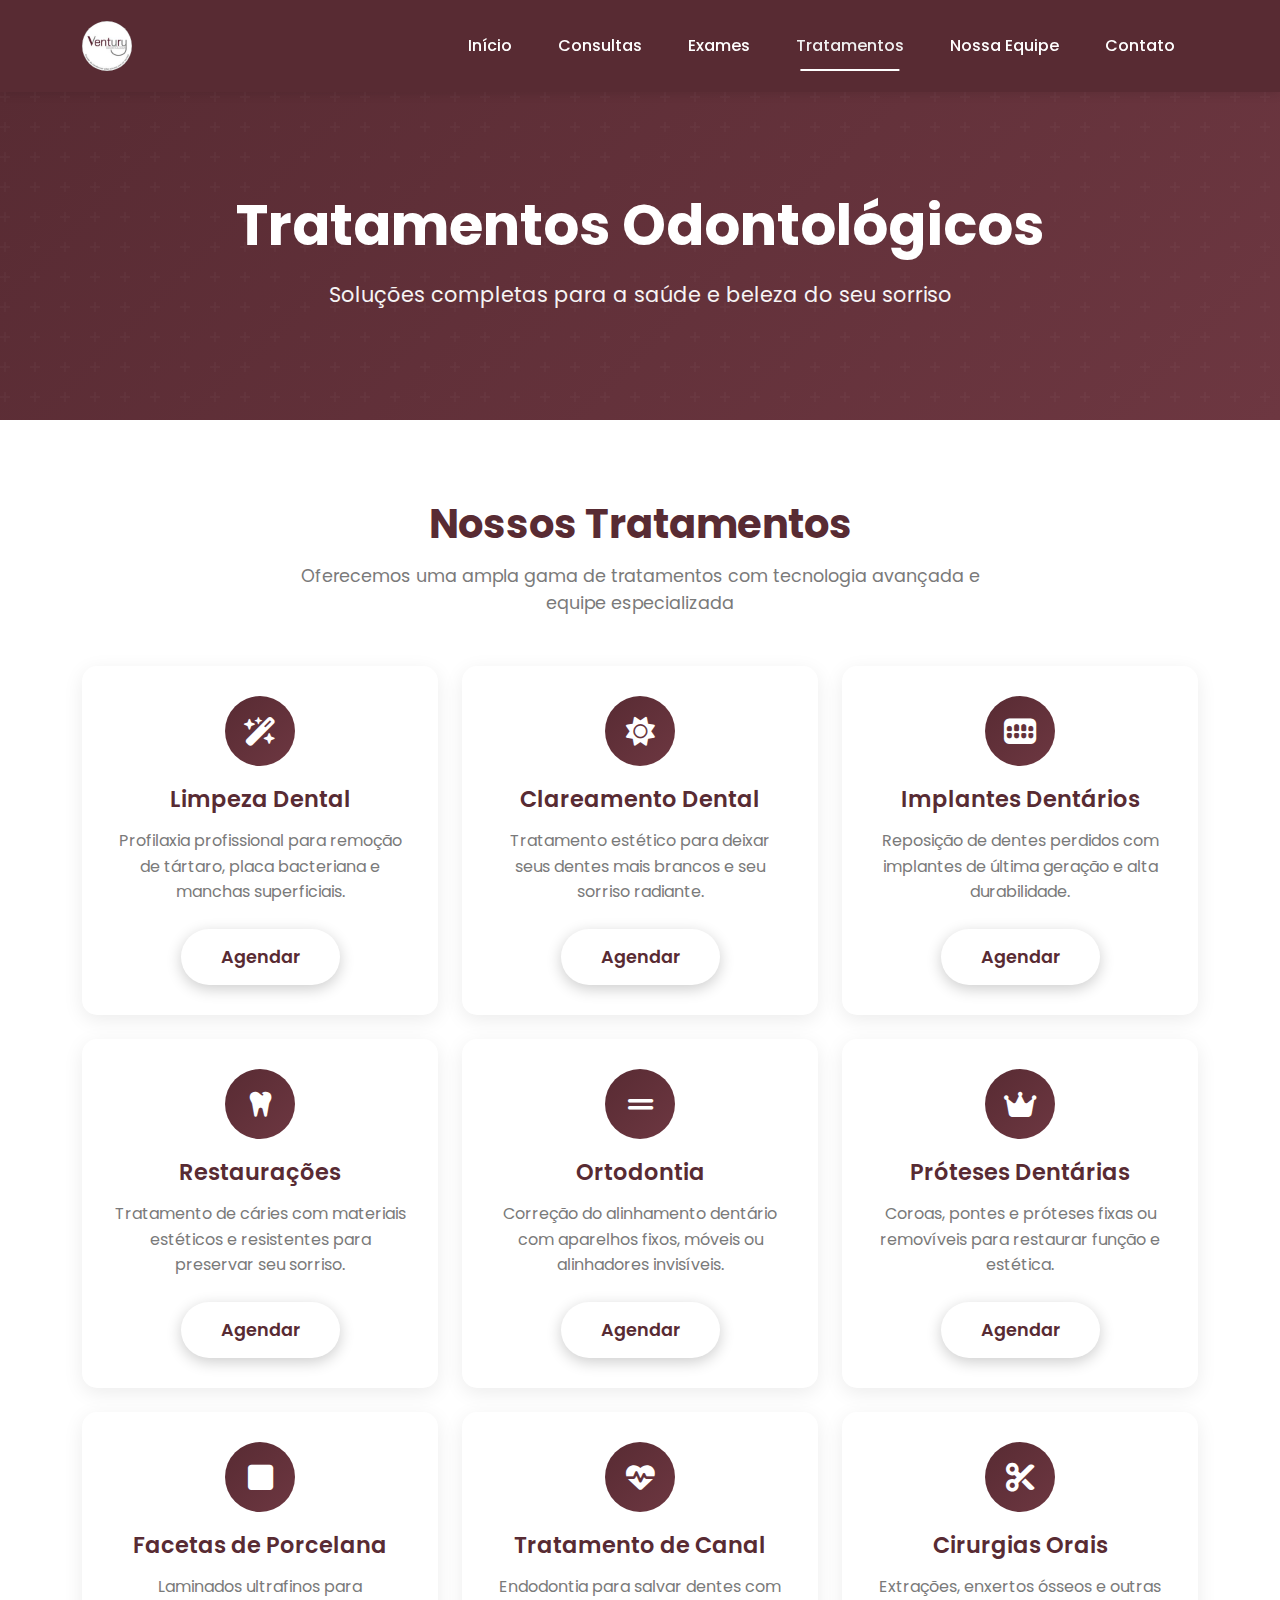
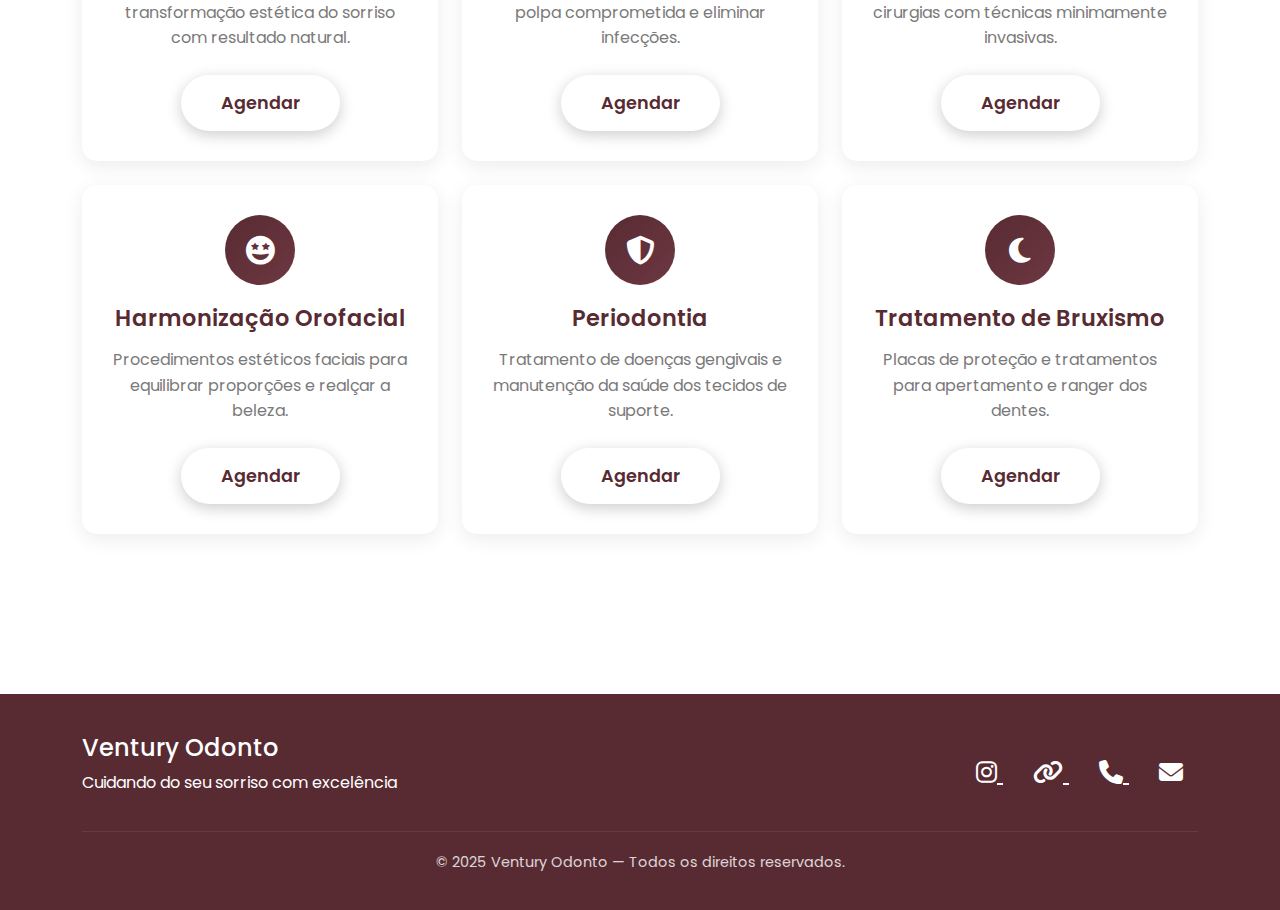
<file: tratamentos.html>
<!DOCTYPE html>
<html lang="pt-BR">
<head>
    <meta charset="UTF-8">
    <meta name="viewport" content="width=device-width, initial-scale=1.0">
    <title>Tratamentos - Ventury Odonto</title>
    <link href="https://cdn.jsdelivr.net/npm/bootstrap@5.3.0/dist/css/bootstrap.min.css" rel="stylesheet">
    <link rel="stylesheet" href="https://cdnjs.cloudflare.com/ajax/libs/font-awesome/6.4.0/css/all.min.css">
    <link href="https://fonts.googleapis.com/css2?family=Poppins:wght@300;400;500;600;700&display=swap" rel="stylesheet">
    <link rel="stylesheet" href="css/style.css">
    <link rel="icon" href="img/logo.png" type="image/png">
</head>
<body>
    <!-- Navigation -->
    <nav class="navbar navbar-expand-lg navbar-dark sticky-top">
        <div class="container">
            <a class="navbar-brand" href="index.html">
                <img src="img/logo.png" alt="Ventury Odonto" style="height: 50px;">
            </a>
            <button class="navbar-toggler" type="button" data-bs-toggle="collapse" data-bs-target="#navbarNav">
                <span class="navbar-toggler-icon"></span>
            </button>
            <div class="collapse navbar-collapse" id="navbarNav">
                <ul class="navbar-nav ms-auto">
                    <li class="nav-item">
                        <a class="nav-link" href="index.html">Início</a>
                    </li>
                    <li class="nav-item">
                        <a class="nav-link" href="consultas.html">Consultas</a>
                    </li>
                    <li class="nav-item">
                        <a class="nav-link" href="exames.html">Exames</a>
                    </li>
                    <li class="nav-item">
                        <a class="nav-link active" href="tratamentos.html">Tratamentos</a>
                    </li>
                    <li class="nav-item">
                        <a class="nav-link" href="equipe.html">Nossa Equipe</a>
                    </li>
                    <li class="nav-item">
                        <a class="nav-link" href="contato.html">Contato</a>
                    </li>
                </ul>
            </div>
        </div>
    </nav>

    <!-- Hero Section -->
    <section class="hero">
        <div class="container">
            <div class="hero-content text-center">
                <h1>Tratamentos Odontológicos</h1>
                <p>Soluções completas para a saúde e beleza do seu sorriso</p>
            </div>
        </div>
    </section>

    <!-- Tratamentos Section -->
    <section>
        <div class="container">
            <h2 class="section-title">Nossos Tratamentos</h2>
            <p class="section-subtitle">Oferecemos uma ampla gama de tratamentos com tecnologia avançada e equipe especializada</p>
            
            <div class="row g-4">
                <div class="col-md-6 col-lg-4">
                    <div class="card card-custom">
                        <div class="card-body">
                            <div class="card-icon">
                                <i class="fas fa-wand-magic-sparkles"></i>
                            </div>
                            <h3 class="card-title">Limpeza Dental</h3>
                            <p class="card-text">Profilaxia profissional para remoção de tártaro, placa bacteriana e manchas superficiais.</p>
                            <div class="text-center mt-4">
                                <a href="contato.html" class="btn btn-primary-custom">Agendar</a>
                            </div>
                        </div>
                    </div>
                </div>
                <div class="col-md-6 col-lg-4">
                    <div class="card card-custom">
                        <div class="card-body">
                            <div class="card-icon">
                                <i class="fas fa-sun"></i>
                            </div>
                            <h3 class="card-title">Clareamento Dental</h3>
                            <p class="card-text">Tratamento estético para deixar seus dentes mais brancos e seu sorriso radiante.</p>
                            <div class="text-center mt-4">
                                <a href="contato.html" class="btn btn-primary-custom">Agendar</a>
                            </div>
                        </div>
                    </div>
                </div>
                <div class="col-md-6 col-lg-4">
                    <div class="card card-custom">
                        <div class="card-body">
                            <div class="card-icon">
                                <i class="fas fa-teeth"></i>
                            </div>
                            <h3 class="card-title">Implantes Dentários</h3>
                            <p class="card-text">Reposição de dentes perdidos com implantes de última geração e alta durabilidade.</p>
                            <div class="text-center mt-4">
                                <a href="contato.html" class="btn btn-primary-custom">Agendar</a>
                            </div>
                        </div>
                    </div>
                </div>
                <div class="col-md-6 col-lg-4">
                    <div class="card card-custom">
                        <div class="card-body">
                            <div class="card-icon">
                                <i class="fas fa-tooth"></i>
                            </div>
                            <h3 class="card-title">Restaurações</h3>
                            <p class="card-text">Tratamento de cáries com materiais estéticos e resistentes para preservar seu sorriso.</p>
                            <div class="text-center mt-4">
                                <a href="contato.html" class="btn btn-primary-custom">Agendar</a>
                            </div>
                        </div>
                    </div>
                </div>
                <div class="col-md-6 col-lg-4">
                    <div class="card card-custom">
                        <div class="card-body">
                            <div class="card-icon">
                                <i class="fas fa-grip-lines"></i>
                            </div>
                            <h3 class="card-title">Ortodontia</h3>
                            <p class="card-text">Correção do alinhamento dentário com aparelhos fixos, móveis ou alinhadores invisíveis.</p>
                            <div class="text-center mt-4">
                                <a href="contato.html" class="btn btn-primary-custom">Agendar</a>
                            </div>
                        </div>
                    </div>
                </div>
                <div class="col-md-6 col-lg-4">
                    <div class="card card-custom">
                        <div class="card-body">
                            <div class="card-icon">
                                <i class="fas fa-crown"></i>
                            </div>
                            <h3 class="card-title">Próteses Dentárias</h3>
                            <p class="card-text">Coroas, pontes e próteses fixas ou removíveis para restaurar função e estética.</p>
                            <div class="text-center mt-4">
                                <a href="contato.html" class="btn btn-primary-custom">Agendar</a>
                            </div>
                        </div>
                    </div>
                </div>
                <div class="col-md-6 col-lg-4">
                    <div class="card card-custom">
                        <div class="card-body">
                            <div class="card-icon">
                                <i class="fas fa-square"></i>
                            </div>
                            <h3 class="card-title">Facetas de Porcelana</h3>
                            <p class="card-text">Laminados ultrafinos para transformação estética do sorriso com resultado natural.</p>
                            <div class="text-center mt-4">
                                <a href="contato.html" class="btn btn-primary-custom">Agendar</a>
                            </div>
                        </div>
                    </div>
                </div>
                <div class="col-md-6 col-lg-4">
                    <div class="card card-custom">
                        <div class="card-body">
                            <div class="card-icon">
                                <i class="fas fa-heart-pulse"></i>
                            </div>
                            <h3 class="card-title">Tratamento de Canal</h3>
                            <p class="card-text">Endodontia para salvar dentes com polpa comprometida e eliminar infecções.</p>
                            <div class="text-center mt-4">
                                <a href="contato.html" class="btn btn-primary-custom">Agendar</a>
                            </div>
                        </div>
                    </div>
                </div>
                <div class="col-md-6 col-lg-4">
                    <div class="card card-custom">
                        <div class="card-body">
                            <div class="card-icon">
                                <i class="fas fa-scissors"></i>
                            </div>
                            <h3 class="card-title">Cirurgias Orais</h3>
                            <p class="card-text">Extrações, enxertos ósseos e outras cirurgias com técnicas minimamente invasivas.</p>
                            <div class="text-center mt-4">
                                <a href="contato.html" class="btn btn-primary-custom">Agendar</a>
                            </div>
                        </div>
                    </div>
                </div>
                <div class="col-md-6 col-lg-4">
                    <div class="card card-custom">
                        <div class="card-body">
                            <div class="card-icon">
                                <i class="fas fa-grin-stars"></i>
                            </div>
                            <h3 class="card-title">Harmonização Orofacial</h3>
                            <p class="card-text">Procedimentos estéticos faciais para equilibrar proporções e realçar a beleza.</p>
                            <div class="text-center mt-4">
                                <a href="contato.html" class="btn btn-primary-custom">Agendar</a>
                            </div>
                        </div>
                    </div>
                </div>
                <div class="col-md-6 col-lg-4">
                    <div class="card card-custom">
                        <div class="card-body">
                            <div class="card-icon">
                                <i class="fas fa-shield-alt"></i>
                            </div>
                            <h3 class="card-title">Periodontia</h3>
                            <p class="card-text">Tratamento de doenças gengivais e manutenção da saúde dos tecidos de suporte.</p>
                            <div class="text-center mt-4">
                                <a href="contato.html" class="btn btn-primary-custom">Agendar</a>
                            </div>
                        </div>
                    </div>
                </div>
                <div class="col-md-6 col-lg-4">
                    <div class="card card-custom">
                        <div class="card-body">
                            <div class="card-icon">
                                <i class="fas fa-moon"></i>
                            </div>
                            <h3 class="card-title">Tratamento de Bruxismo</h3>
                            <p class="card-text">Placas de proteção e tratamentos para apertamento e ranger dos dentes.</p>
                            <div class="text-center mt-4">
                                <a href="contato.html" class="btn btn-primary-custom">Agendar</a>
                            </div>
                        </div>
                    </div>
                </div>
            </div>
        </div>
    </section>

    <!-- Footer -->
    <footer>
        <div class="container">
            <div class="footer-content">
                <div>
                    <h4>Ventury Odonto</h4>
                    <p>Cuidando do seu sorriso com excelência</p>
                </div>
                <div class="footer-social">
                    <a href="https://www.instagram.com/ventury.odonto/" target="_blank" title="Instagram">
                        <i class="fab fa-instagram"></i>
                    </a>
                    <a href="https://linktr.ee/venturyodontologia" target="_blank" title="Linktree">
                        <i class="fas fa-link"></i>
                    </a>
                    <a href="tel:+5561999999999" title="Telefone">
                        <i class="fas fa-phone"></i>
                    </a>
                    <a href="mailto:contato@venturyodonto.com.br" title="E-mail">
                        <i class="fas fa-envelope"></i>
                    </a>
                </div>
            </div>
            <div class="footer-bottom">
                <p>&copy; 2025 Ventury Odonto — Todos os direitos reservados.</p>
            </div>
        </div>
    </footer>

    <script src="https://cdn.jsdelivr.net/npm/bootstrap@5.3.0/dist/js/bootstrap.bundle.min.js"></script>
    <script src="js/script.js"></script>
</body>
</html>
</file>
<file: css/style.css>
:root {
    --vinho: #582B33;
    --cinza: #7A7A7A;
    --branco: #FFFFFF;
}

* {
    margin: 0;
    padding: 0;
    box-sizing: border-box;
}

body {
    font-family: 'Poppins', sans-serif;
    color: #333;
    background-color: var(--branco);
    overflow-x: hidden;
}

/* Header & Navigation */
.navbar {
    background-color: var(--vinho);
    padding: 1rem 0;
    box-shadow: 0 2px 10px rgba(0,0,0,0.1);
}

.navbar-brand {
    font-size: 1.8rem;
    font-weight: 700;
    color: var(--branco) !important;
    display: flex;
    align-items: center;
    gap: 10px;
}

.logo-placeholder {
    width: 50px;
    height: 50px;
    background-color: var(--branco);
    border-radius: 8px;
    display: flex;
    align-items: center;
    justify-content: center;
    font-weight: 700;
    color: var(--vinho);
    font-size: 1.2rem;
}

.navbar-brand img {
    width: 50px;
    height: 50px;
    border-radius: 50%;
    object-fit: cover;
    background-color: var(--branco);

}

.navbar-nav .nav-link {
    color: var(--branco) !important;
    margin: 0 15px;
    font-weight: 500;
    transition: all 0.3s ease;
    position: relative;
}

.navbar-nav .nav-link:hover,
.navbar-nav .nav-link.active {
    color: #f0f0f0 !important;
}

.navbar-nav .nav-link::after {
    content: '';
    position: absolute;
    bottom: -5px;
    left: 50%;
    transform: translateX(-50%);
    width: 0;
    height: 2px;
    background-color: var(--branco);
    transition: width 0.3s ease;
}

.navbar-nav .nav-link:hover::after,
.navbar-nav .nav-link.active::after {
    width: 80%;
}

.navbar-toggler {
    border-color: var(--branco);
}

.navbar-toggler-icon {
    background-image: url("data:image/svg+xml,%3csvg xmlns='http://www.w3.org/2000/svg' viewBox='0 0 30 30'%3e%3cpath stroke='rgba(255, 255, 255, 1)' stroke-linecap='round' stroke-miterlimit='10' stroke-width='2' d='M4 7h22M4 15h22M4 23h22'/%3e%3c/svg%3e");
}

/* Hero Section */
.hero {
    background: linear-gradient(135deg, var(--vinho) 0%, #6d3741 100%);
    color: var(--branco);
    padding: 100px 0 80px;
    position: relative;
    overflow: hidden;
}

.hero::before {
    content: '';
    position: absolute;
    top: 0;
    left: 0;
    right: 0;
    bottom: 0;
    background: url("data:image/svg+xml,%3Csvg width='60' height='60' viewBox='0 0 60 60' xmlns='http://www.w3.org/2000/svg'%3E%3Cg fill='none' fill-rule='evenodd'%3E%3Cg fill='%23ffffff' fill-opacity='0.05'%3E%3Cpath d='M36 34v-4h-2v4h-4v2h4v4h2v-4h4v-2h-4zm0-30V0h-2v4h-4v2h4v4h2V6h4V4h-4zM6 34v-4H4v4H0v2h4v4h2v-4h4v-2H6zM6 4V0H4v4H0v2h4v4h2V6h4V4H6z'/%3E%3C/g%3E%3C/g%3E%3C/svg%3E");
    opacity: 0.5;
}

.hero-content {
    position: relative;
    z-index: 1;
}

.hero h1 {
    font-size: 3.5rem;
    font-weight: 700;
    margin-bottom: 20px;
    animation: fadeInUp 0.8s ease;
}

.hero p {
    font-size: 1.3rem;
    margin-bottom: 30px;
    opacity: 0.95;
    animation: fadeInUp 0.8s ease 0.2s backwards;
}

.btn-primary-custom {
    background-color: var(--branco);
    color: var(--vinho);
    border: none;
    padding: 15px 40px;
    font-size: 1.1rem;
    font-weight: 600;
    border-radius: 50px;
    transition: all 0.3s ease;
    box-shadow: 0 4px 15px rgba(0,0,0,0.2);
    animation: fadeInUp 0.8s ease 0.4s backwards;
    text-decoration: none;
    display: inline-block;
}

.btn-primary-custom:hover {
    background-color: #f0f0f0;
    color: var(--vinho);
    transform: translateY(-3px);
    box-shadow: 0 6px 20px rgba(0,0,0,0.3);
}

/* Sections */
section {
    padding: 80px 0;
    opacity: 0;
    transform: translateY(30px);
    animation: fadeInUp 0.8s ease forwards;
}

.section-title {
    font-size: 2.5rem;
    font-weight: 700;
    color: var(--vinho);
    margin-bottom: 15px;
    text-align: center;
}

.section-subtitle {
    font-size: 1.1rem;
    color: var(--cinza);
    text-align: center;
    margin-bottom: 50px;
    max-width: 700px;
    margin-left: auto;
    margin-right: auto;
}

/* Cards */
.card-custom {
    border: none;
    border-radius: 15px;
    box-shadow: 0 5px 20px rgba(0,0,0,0.08);
    transition: all 0.3s ease;
    height: 100%;
    overflow: hidden;
}

.card-custom:hover {
    transform: translateY(-10px);
    box-shadow: 0 10px 30px rgba(88, 43, 51, 0.15);
}

.card-custom .card-body {
    padding: 30px;
}

.card-icon {
    width: 70px;
    height: 70px;
    background: linear-gradient(135deg, var(--vinho) 0%, #6d3741 100%);
    border-radius: 50%;
    display: flex;
    align-items: center;
    justify-content: center;
    margin: 0 auto 20px;
    color: var(--branco);
    font-size: 1.8rem;
}

.card-title {
    font-size: 1.4rem;
    font-weight: 600;
    color: var(--vinho);
    margin-bottom: 15px;
    text-align: center;
}

.card-text {
    color: var(--cinza);
    text-align: center;
    line-height: 1.6;
}

/* Info Cards (Home) */
.info-card {
    background-color: #f8f9fa;
    padding: 40px;
    border-radius: 15px;
    margin-bottom: 30px;
    border-left: 5px solid var(--vinho);
}

.info-card h3 {
    color: var(--vinho);
    font-size: 1.8rem;
    margin-bottom: 20px;
    font-weight: 600;
}

.info-card p {
    color: var(--cinza);
    line-height: 1.8;
    margin-bottom: 15px;
}

.info-card ul {
    list-style: none;
    padding: 0;
}

.info-card ul li {
    color: var(--cinza);
    padding: 8px 0;
    padding-left: 30px;
    position: relative;
}

.info-card ul li::before {
    content: '\f00c';
    font-family: 'Font Awesome 6 Free';
    font-weight: 900;
    position: absolute;
    left: 0;
    color: var(--vinho);
}

/* Contact Section */
.contact-info {
    background-color: #f8f9fa;
    padding: 40px;
    border-radius: 15px;
    margin-bottom: 30px;
}

.contact-item {
    display: flex;
    align-items: center;
    margin-bottom: 25px;
    gap: 20px;
}

.contact-icon {
    width: 50px;
    height: 50px;
    background-color: var(--vinho);
    border-radius: 50%;
    display: flex;
    align-items: center;
    justify-content: center;
    color: var(--branco);
    font-size: 1.2rem;
    flex-shrink: 0;
}

.contact-details h4 {
    font-size: 1.1rem;
    color: var(--vinho);
    margin-bottom: 5px;
    font-weight: 600;
}

.contact-details p,
.contact-details a {
    color: var(--cinza);
    margin: 0;
    text-decoration: none;
    transition: color 0.3s ease;
}

.contact-details a:hover {
    color: var(--vinho);
}

/* Video Container */
.video-container {
    position: relative;
    padding-bottom: 56.25%;
    height: 0;
    overflow: hidden;
    border-radius: 15px;
    box-shadow: 0 5px 20px rgba(0,0,0,0.1);
    margin-bottom: 30px;
}

.video-container iframe {
    position: absolute;
    top: 0;
    left: 0;
    width: 100%;
    height: 100%;
    border: none;
}

/* Form */
.form-control {
    border: 2px solid #e0e0e0;
    border-radius: 10px;
    padding: 12px 20px;
    transition: all 0.3s ease;
}

.form-control:focus {
    border-color: var(--vinho);
    box-shadow: 0 0 0 0.2rem rgba(88, 43, 51, 0.1);
}

.btn-submit {
    background-color: var(--vinho);
    color: var(--branco);
    border: none;
    padding: 15px 50px;
    font-size: 1.1rem;
    font-weight: 600;
    border-radius: 50px;
    transition: all 0.3s ease;
}

.btn-submit:hover {
    background-color: #6d3741;
    transform: translateY(-2px);
    box-shadow: 0 5px 15px rgba(88, 43, 51, 0.3);
}

/* Map Container */
.map-container {
    height: 400px;
    border-radius: 15px;
    overflow: hidden;
    box-shadow: 0 5px 20px rgba(0,0,0,0.1);
}

.map-container iframe {
    width: 100%;
    height: 100%;
    border: none;
}

/* Footer */
footer {
    background-color: var(--vinho);
    color: var(--branco);
    padding: 40px 0 20px;
    margin-top: 80px;
}

.footer-content {
    display: flex;
    justify-content: space-between;
    align-items: center;
    flex-wrap: wrap;
    gap: 20px;
    margin-bottom: 20px;
}

.footer-social a {
    color: var(--branco);
    font-size: 1.5rem;
    margin: 0 15px;
    transition: all 0.3s ease;
}

.footer-social a:hover {
    color: #f0f0f0;
    transform: translateY(-3px);
}

.footer-bottom {
    text-align: center;
    padding-top: 20px;
    border-top: 1px solid rgba(255,255,255,0.1);
    font-size: 0.9rem;
    opacity: 0.8;
}

/* Animations */
@keyframes fadeInUp {
    from {
        opacity: 0;
        transform: translateY(30px);
    }
    to {
        opacity: 1;
        transform: translateY(0);
    }
}

/* Responsive */
@media (max-width: 768px) {
    .hero h1 {
        font-size: 2.5rem;
    }

    .hero p {
        font-size: 1.1rem;
    }

    .section-title {
        font-size: 2rem;
    }

    .footer-content {
        flex-direction: column;
        text-align: center;
    }
}

/* Team Page Styles */
.team-card {
    border: none;
    border-radius: 15px;
    box-shadow: 0 5px 20px rgba(0,0,0,0.08);
    transition: all 0.3s ease;
    height: 100%;
    overflow: hidden;
}

.team-card:hover {
    transform: translateY(-10px);
    box-shadow: 0 10px 30px rgba(88, 43, 51, 0.15);
}

.team-photo {
    width: 100%;
    height: 300px;
    overflow: hidden;
    position: relative;
    background: linear-gradient(135deg, var(--vinho) 0%, #6d3741 100%);
}

.team-photo img {
    width: 100%;
    height: 100%;
    object-fit: cover;
    transition: transform 0.3s ease;
}

.team-card:hover .team-photo img {
    transform: scale(1.05);
}

.team-name {
    font-size: 1.5rem;
    font-weight: 700;
    color: var(--vinho);
    margin-bottom: 5px;
    margin-top: 20px;
}

.team-specialty {
    color: var(--cinza);
    font-size: 0.95rem;
    margin-bottom: 20px;
    font-weight: 500;
}

.team-bio h5 {
    color: var(--vinho);
    font-size: 1rem;
    font-weight: 600;
    margin-top: 20px;
    margin-bottom: 10px;
    display: flex;
    align-items: center;
    gap: 8px;
}

.team-bio h5 i {
    font-size: 0.9rem;
}

.team-bio ul {
    list-style: none;
    padding-left: 0;
    margin-bottom: 15px;
}

.team-bio ul li {
    color: var(--cinza);
    padding: 5px 0;
    padding-left: 25px;
    position: relative;
    font-size: 0.9rem;
    line-height: 1.6;
}

.team-bio ul li::before {
    content: '\f00c';
    font-family: 'Font Awesome 6 Free';
    font-weight: 900;
    position: absolute;
    left: 0;
    color: var(--vinho);
    font-size: 0.75rem;
}

.team-bio p {
    color: var(--cinza);
    line-height: 1.6;
    font-size: 0.9rem;
    margin-bottom: 15px;
}
</file>
